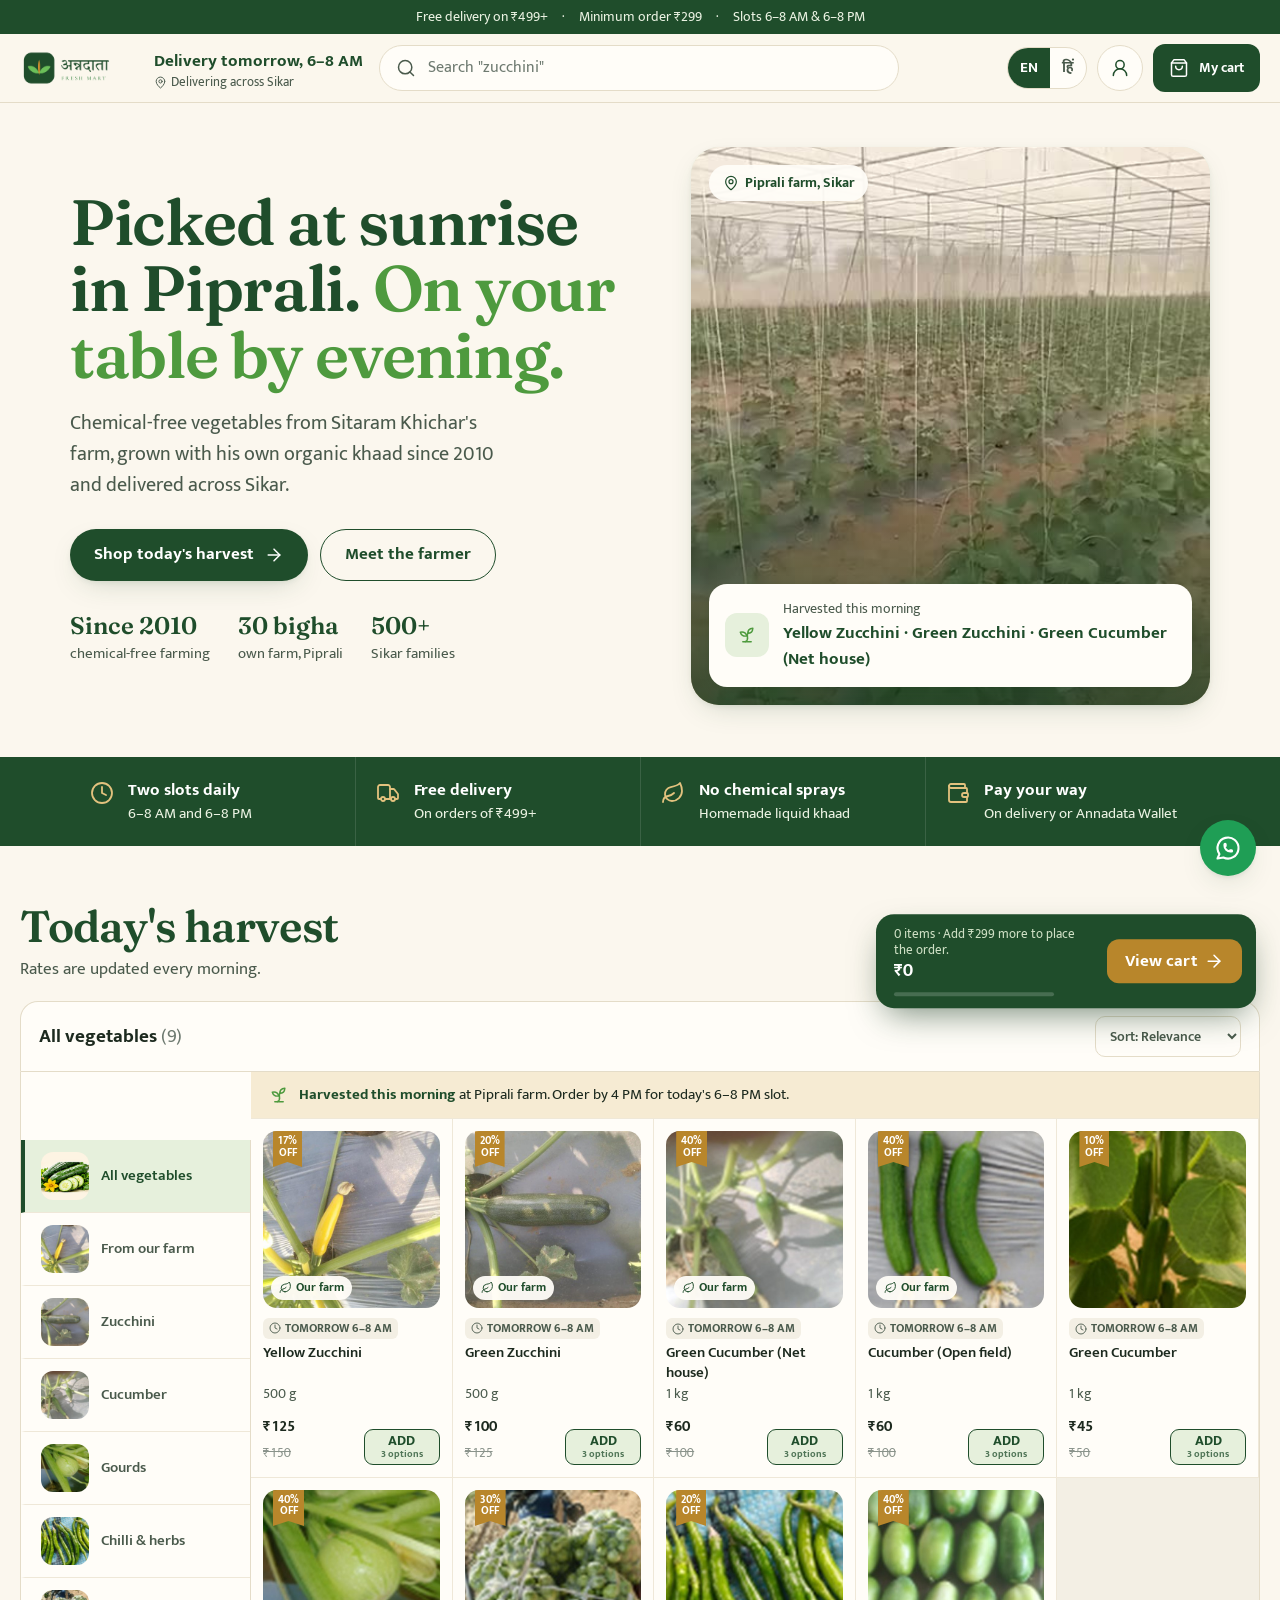
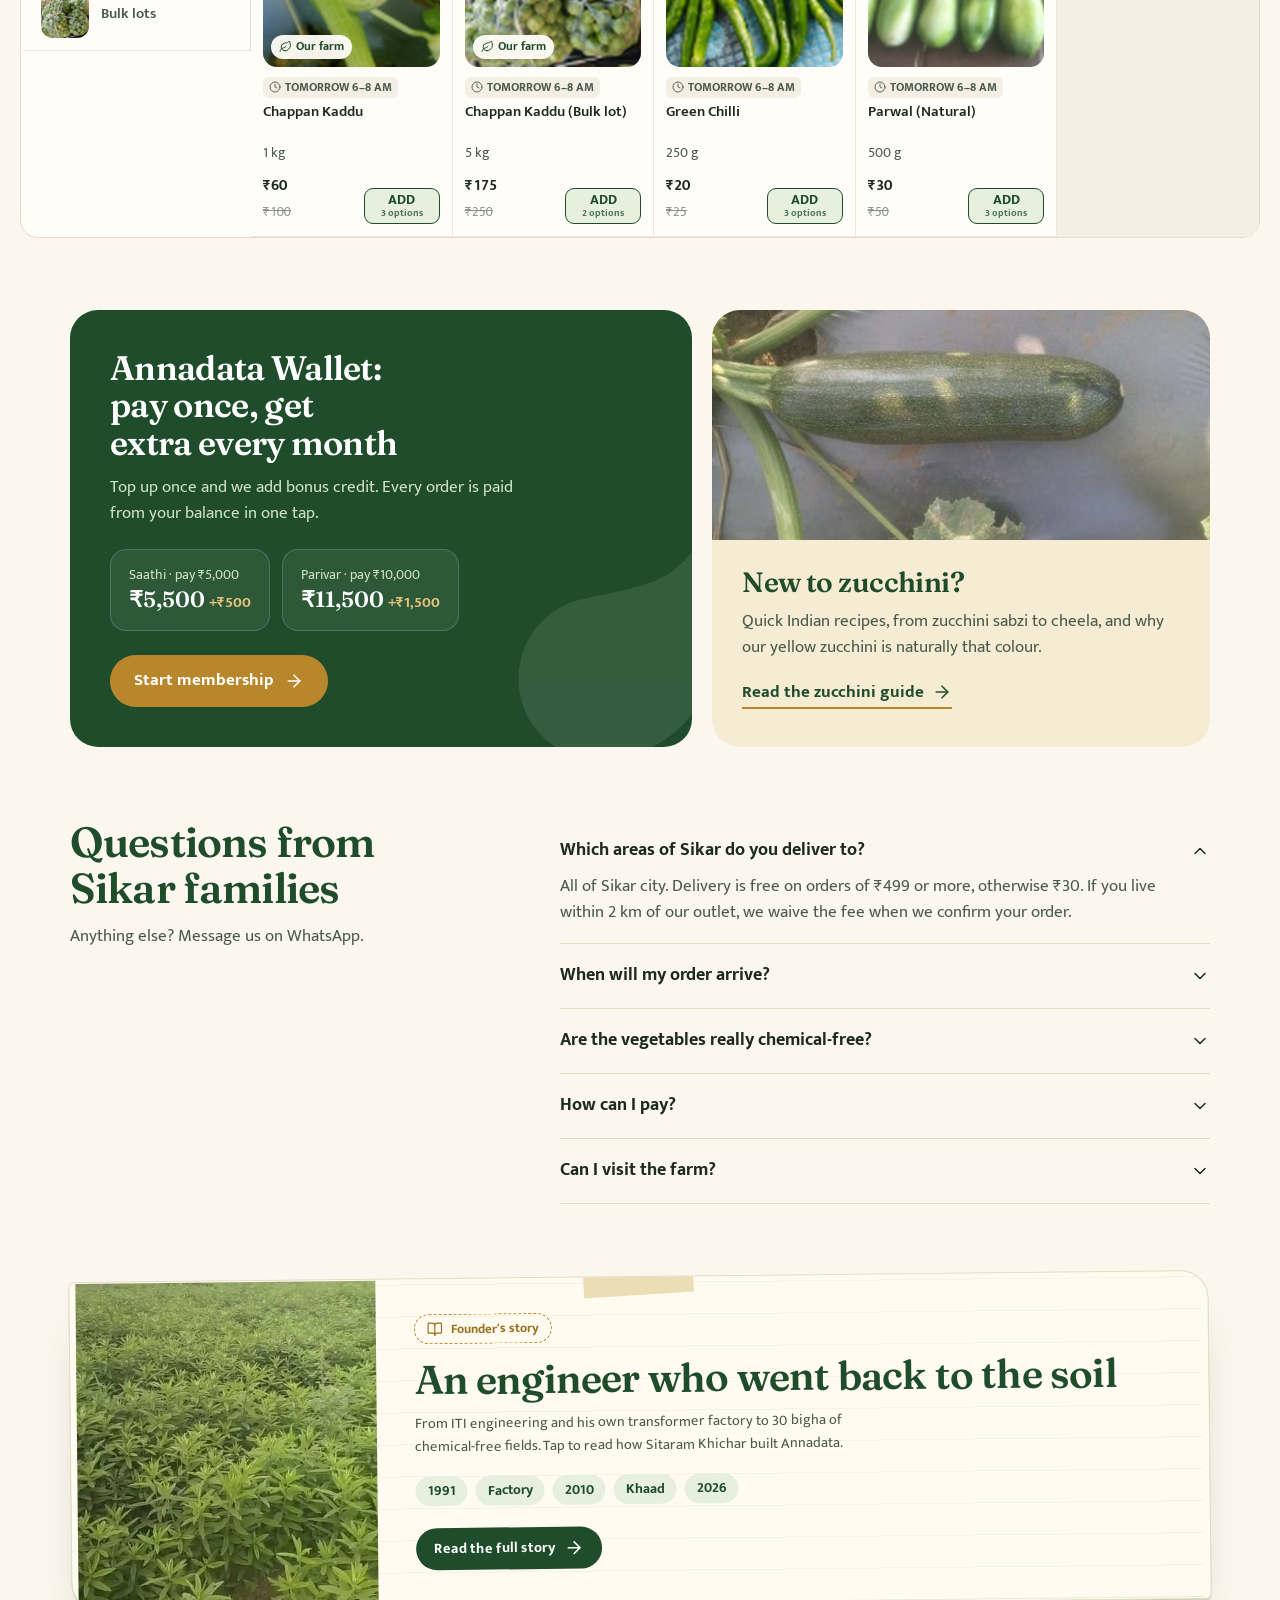
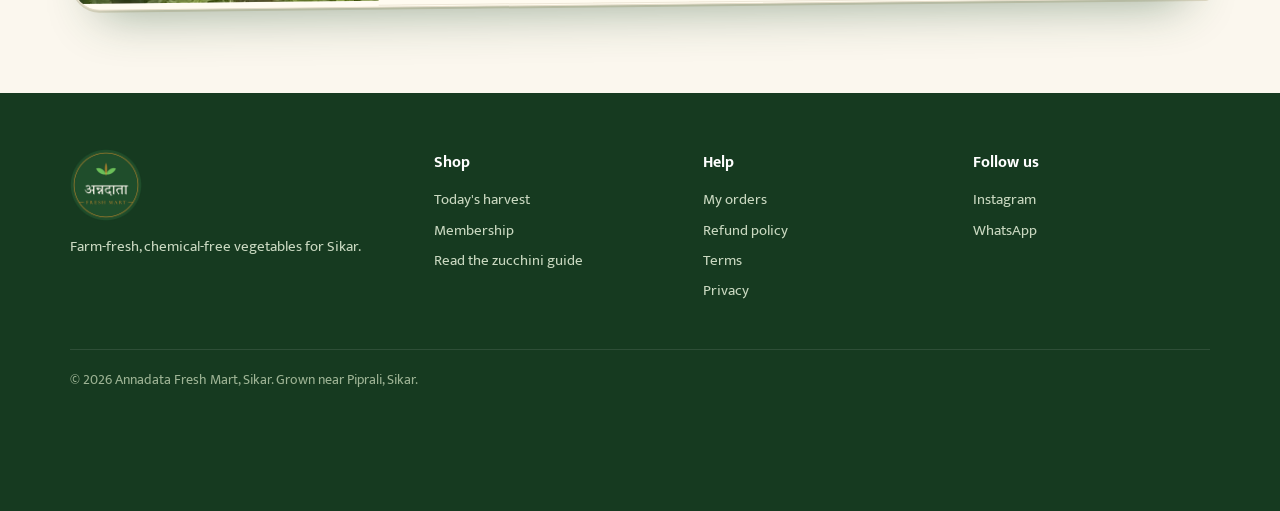
<file: index.html>
<!doctype html>
<html lang="en">
<head>
<meta charset="utf-8">
<meta name="viewport" content="width=device-width,initial-scale=1,viewport-fit=cover">
<title>Annadata Fresh Mart — Farm-fresh vegetables delivered in Sikar</title>
<meta name="description" content="Chemical-free vegetables from Sitaram Khichar's farm near Piprali, Sikar. Harvested in the morning, delivered to your home in the 6–8 AM or 6–8 PM slot.">
<meta property="og:title" content="Annadata Fresh Mart, Sikar">
<meta property="og:description" content="Farm-fresh, chemical-free vegetables delivered across Sikar.">
<meta property="og:image" content="assets/logo-badge.png">
<link rel="icon" href="assets/icon-192.png">
<link rel="manifest" href="manifest.webmanifest">
<meta name="theme-color" content="#1F4D2B">
<link rel="apple-touch-icon" href="assets/apple-touch-icon.png">
<meta name="apple-mobile-web-app-capable" content="yes">
<meta name="apple-mobile-web-app-title" content="Annadata">
<link rel="preload" href="assets/fonts/mukta-latin-400-normal.woff2" as="font" type="font/woff2" crossorigin>
<link rel="preload" href="assets/fonts/fraunces-latin-600-normal.woff2" as="font" type="font/woff2" crossorigin>
<link rel="stylesheet" href="style.css?v=2">
</head>
<body>
<svg width="0" height="0" style="position:absolute" aria-hidden="true">
  <symbol id="truck" viewBox="0 0 24 24"><path d="M14 18V6a2 2 0 0 0-2-2H4a2 2 0 0 0-2 2v11a1 1 0 0 0 1 1h2"/><path d="M15 18H9"/><path d="M19 18h2a1 1 0 0 0 1-1v-3.65a1 1 0 0 0-.22-.62l-3.48-4.35A1 1 0 0 0 17.52 8H14"/><circle cx="17" cy="18" r="2"/><circle cx="7" cy="18" r="2"/></symbol>
  <symbol id="clock" viewBox="0 0 24 24"><circle cx="12" cy="12" r="10"/><path d="M12 6v6l4 2"/></symbol>
  <symbol id="leaf" viewBox="0 0 24 24"><path d="M11 20A7 7 0 0 1 9.8 6.1C15.5 5 17 4.48 19 2c1 2 2 4.18 2 8 0 5.5-4.78 10-10 10Z"/><path d="M2 21c0-3 1.85-5.36 5.08-6C9.5 14.52 12 13 13 12"/></symbol>
  <symbol id="search" viewBox="0 0 24 24"><circle cx="11" cy="11" r="8"/><path d="m21 21-4.3-4.3"/></symbol>
  <symbol id="user" viewBox="0 0 24 24"><circle cx="12" cy="8" r="5"/><path d="M20 21a8 8 0 0 0-16 0"/></symbol>
  <symbol id="bag" viewBox="0 0 24 24"><path d="M6 2 3 6v14a2 2 0 0 0 2 2h14a2 2 0 0 0 2-2V6l-3-4Z"/><path d="M3 6h18"/><path d="M16 10a4 4 0 0 1-8 0"/></symbol>
  <symbol id="pin" viewBox="0 0 24 24"><path d="M20 10c0 4.99-5.54 10.19-7.4 11.8a1 1 0 0 1-1.2 0C9.54 20.19 4 14.99 4 10a8 8 0 0 1 16 0"/><circle cx="12" cy="10" r="3"/></symbol>
  <symbol id="arrow" viewBox="0 0 24 24"><path d="M5 12h14"/><path d="m12 5 7 7-7 7"/></symbol>
  <symbol id="back" viewBox="0 0 24 24"><path d="m15 18-6-6 6-6"/></symbol>
  <symbol id="wallet" viewBox="0 0 24 24"><path d="M19 7V4a1 1 0 0 0-1-1H5a2 2 0 0 0 0 4h15a1 1 0 0 1 1 1v4h-3a2 2 0 0 0 0 4h3a1 1 0 0 0 1-1v-2a1 1 0 0 0-1-1"/><path d="M3 5v14a2 2 0 0 0 2 2h15a1 1 0 0 0 1-1v-4"/></symbol>
  <symbol id="sprout" viewBox="0 0 24 24"><path d="M7 20h10"/><path d="M10 20c5.5-2.5.8-6.4 3-10"/><path d="M9.5 9.4c1.1.8 1.8 2.2 2.3 3.7-2 .4-3.5.4-4.8-.3-1.2-.6-2.3-1.9-3-4.2 2.8-.5 4.4 0 5.5.8z"/><path d="M14.1 6a7 7 0 0 0-1.1 4c1.9-.1 3.3-.6 4.3-1.4 1-1 1.6-2.3 1.7-4.6-2.7.1-4 1-4.9 2z"/></symbol>
  <symbol id="wa" viewBox="0 0 24 24"><path d="M3 21l1.65-3.8a9 9 0 1 1 3.4 2.9L3 21"/><path d="M9 10a.5.5 0 0 0 1 0V9a.5.5 0 0 0-1 0v1a5 5 0 0 0 5 5h1a.5.5 0 0 0 0-1h-1a.5.5 0 0 0 0 1"/></symbol>
  <symbol id="chev" viewBox="0 0 24 24"><path d="m6 9 6 6 6-6"/></symbol>
  <symbol id="x" viewBox="0 0 24 24"><path d="M18 6 6 18"/><path d="m6 6 12 12"/></symbol>
  <symbol id="check" viewBox="0 0 24 24"><path d="M20 6 9 17l-5-5"/></symbol>
  <symbol id="gift" viewBox="0 0 24 24"><rect x="3" y="8" width="18" height="4" rx="1"/><path d="M12 8v13"/><path d="M19 12v7a2 2 0 0 1-2 2H7a2 2 0 0 1-2-2v-7"/><path d="M7.5 8a2.5 2.5 0 0 1 0-5A4.8 8 0 0 1 12 8a4.8 8 0 0 1 4.5-5 2.5 2.5 0 0 1 0 5"/></symbol>
  <symbol id="download" viewBox="0 0 24 24"><path d="M12 15V3"/><path d="M21 15v4a2 2 0 0 1-2 2H5a2 2 0 0 1-2-2v-4"/><path d="m7 10 5 5 5-5"/></symbol>
  <symbol id="book" viewBox="0 0 24 24"><path d="M12 7v14"/><path d="M3 18a1 1 0 0 1-1-1V4a1 1 0 0 1 1-1h5a4 4 0 0 1 4 4 4 4 0 0 1 4-4h5a1 1 0 0 1 1 1v13a1 1 0 0 1-1 1h-6a3 3 0 0 0-3 3 3 3 0 0 0-3-3z"/></symbol>
  <symbol id="mail" viewBox="0 0 24 24"><rect x="2" y="4" width="20" height="16" rx="2"/><path d="m22 7-8.97 5.7a1.94 1.94 0 0 1-2.06 0L2 7"/></symbol>
</svg>

<div class="top"><div class="wrap"><span data-t="topFree"></span><span class="hide-m">·</span><span class="hide-m" data-t="topMin"></span><span>·</span><span data-t="topSlots"></span></div></div>

<header class="hdr"><div class="wrap">
  <a class="logo" href="#top" aria-label="Annadata Fresh Mart home"><img src="assets/logo-h.png" alt="Annadata Fresh Mart" width="118" height="42"></a>
  <div class="del"><b id="nextSlot">&nbsp;</b><small><svg class="i" style="width:13px;height:13px"><use href="#pin"/></svg><span data-t="city"></span></small></div>
  <label class="search"><svg class="i"><use href="#search"/></svg><span class="sr" data-t="searchLabel"></span><input type="search" class="q-in" data-ph="searchPh" autocomplete="off"></label>
  <div class="hd-r">
    <button class="install" id="installBtn" type="button"><svg class="i" style="width:16px;height:16px"><use href="#download"/></svg><span data-t="install"></span></button>
    <div class="lang" role="group" aria-label="Language"><button type="button" data-lang="en" aria-pressed="true">EN</button><button type="button" data-lang="hi" aria-pressed="false">हिं</button></div>
    <button class="ic" type="button" id="accBtn" aria-label="My account"><svg class="i"><use href="#user"/></svg><span class="dot" id="accDot" hidden></span></button>
    <button class="cartbtn" type="button" data-open-cart><svg class="i"><use href="#bag"/></svg><span id="cartBtnTxt"></span></button>
  </div>
</div>
<div class="msearch"><label class="search"><svg class="i"><use href="#search"/></svg><span class="sr" data-t="searchLabel"></span><input type="search" class="q-in" data-ph="searchPh" autocomplete="off"></label></div>
</header>

<main id="top">
<section class="hero"><div class="wrap">
  <div>
    <h1 data-t-html="heroTitle"></h1>
    <p class="lead" data-t="heroLead"></p>
    <div class="cta">
      <a class="btn btn-p" href="#shop"><span data-t="heroShop"></span><svg class="i"><use href="#arrow"/></svg></a>
      <button class="btn btn-o" type="button" data-open-story data-t="heroFarmer"></button>
    </div>
    <div class="facts">
      <div><b data-t="f1b"></b><span data-t="f1"></span></div>
      <div><b data-t="f2b"></b><span data-t="f2"></span></div>
      <div><b data-t="f3b"></b><span data-t="f3"></span></div>
    </div>
  </div>
  <div class="photo">
    <img src="assets/clip-polyhouse.jpg" alt="Cucumber net house at the Annadata farm near Piprali" width="480" height="858" fetchpriority="high">
    <span class="pin"><svg class="i" style="width:16px;height:16px"><use href="#pin"/></svg><span data-t="farmPin"></span></span>
    <div class="harvest"><span class="hd"><svg class="i"><use href="#sprout"/></svg></span><div><small data-t="harvestSmall"></small><strong id="harvestList"></strong></div></div>
  </div>
</div></section>

<section class="band" aria-label="Delivery promise"><div class="wrap">
  <div class="b"><svg class="i"><use href="#clock"/></svg><span><b data-t="b1b"></b><span data-t="b1"></span></span></div>
  <div class="b"><svg class="i"><use href="#truck"/></svg><span><b data-t="b2b"></b><span data-t="b2"></span></span></div>
  <div class="b"><svg class="i"><use href="#leaf"/></svg><span><b data-t="b3b"></b><span data-t="b3"></span></span></div>
  <div class="b"><svg class="i"><use href="#wallet"/></svg><span><b data-t="b4b"></b><span data-t="b4"></span></span></div>
</div></section>

<section class="shop" id="shop"><div class="shopw">
  <div class="sh-head"><div><h2 data-t="shopTitle"></h2><p data-t="shopSub"></p></div></div>
  <div class="bc"><h3><span id="catTitle" style="color:var(--ink);font-weight:700"></span> <span id="catCount"></span></h3>
    <select class="sortsel" id="sortSel" aria-label="Sort"><option value="rel" data-t="sortRel"></option><option value="low" data-t="sortLow"></option><option value="high" data-t="sortHigh"></option><option value="off" data-t="sortOff"></option></select></div>
  <div class="layout">
    <nav class="side" id="cats" aria-label="Categories"></nav>
    <div class="pgrid" id="grid" aria-live="polite"></div>
  </div>
</div></section>

<section class="duo"><div class="wrap">
  <div class="mem" id="membership">
    <svg class="leafbg" viewBox="0 0 24 24" fill="#fff" aria-hidden="true"><path d="M11 20A7 7 0 0 1 9.8 6.1C15.5 5 17 4.48 19 2c1 2 2 4.18 2 8 0 5.5-4.78 10-10 10Z"/></svg>
    <h2 data-t="memTitle"></h2>
    <p data-t="memText"></p>
    <div class="plans">
      <div class="plan"><small data-t="p1s"></small><b class="num">₹5,500</b> <em>+₹500</em></div>
      <div class="plan"><small data-t="p2s"></small><b class="num">₹11,500</b> <em>+₹1,500</em></div>
    </div>
    <button class="btn btn-g" type="button" data-open-member><span data-t="memBtn"></span><svg class="i"><use href="#arrow"/></svg></button>
  </div>
  <div class="guide">
    <img src="assets/zucchini-green.jpg" alt="" loading="lazy" width="480" height="480">
    <div><h2 data-t="gTitle"></h2><p data-t="gText"></p><a class="lnk" href="zucchini.html"><span data-t="gLink"></span><svg class="i"><use href="#arrow"/></svg></a></div>
  </div>
</div></section>

<section class="faq"><div class="wrap">
  <div><h2 data-t="faqTitle"></h2><p class="lead" data-t="faqSub"></p></div>
  <div id="faqList"></div>
</div></section>

<section class="founder"><div class="wrap">
  <button class="pamph" type="button" data-open-story aria-label="Read the story of Sitaram Khichar">
    <span class="tape" aria-hidden="true"></span>
    <span class="ph"><img src="assets/clip-field.jpg" alt="" loading="lazy" width="480" height="860"></span>
    <span class="tx">
      <span class="stamp"><svg class="i" style="width:16px;height:16px"><use href="#book"/></svg><span data-t="pStamp"></span></span>
      <h2 data-t="pTitle"></h2>
      <p data-t="pText"></p>
      <span class="yrs"><span>1991</span><span data-t="pY2"></span><span>2010</span><span data-t="pY4"></span><span>2026</span></span>
      <span class="tap"><span data-t="pTap"></span><svg class="i"><use href="#arrow"/></svg></span>
    </span>
  </button>
</div></section>
</main>

<footer><div class="wrap">
  <div class="fb"><img src="assets/logo-badge.png" alt="Annadata Fresh Mart" loading="lazy" width="72" height="72"><p data-t="footTag"></p></div>
  <div><h4 data-t="fShop"></h4><ul><li><a href="#shop" data-t="fHarvest"></a></li><li><a href="#" data-open-member data-t="fMember"></a></li><li><a href="zucchini.html" data-t="gLink"></a></li></ul></div>
  <div><h4 data-t="fHelp"></h4><ul><li><a href="#" data-open-orders data-t="fOrders"></a></li><li><a href="refund.html" data-t="fRefund"></a></li><li><a href="terms.html" data-t="fTerms"></a></li><li><a href="privacy.html" data-t="fPrivacy"></a></li></ul></div>
  <div><h4 data-t="fFollow"></h4><ul id="socialList"></ul></div>
  <p class="copy">© 2026 Annadata Fresh Mart, Sikar. <span data-t="fCopy"></span></p>
</div></footer>

<a class="wa" id="waFab" href="#" target="_blank" rel="noopener" aria-label="WhatsApp us"><svg class="i" style="width:28px;height:28px"><use href="#wa"/></svg></a>
<div class="mbar" id="mbar"><div style="min-width:0"><small id="mbarSmall"></small><b class="num" id="mbarTotal"></b><div class="prog"><i id="mbarProg"></i></div></div><button class="go" type="button" data-open-cart><span data-t="viewCart"></span><svg class="i"><use href="#arrow"/></svg></button></div>

<div class="ov" id="ov"></div>

<aside class="drawer" id="cartDrawer" aria-hidden="true" aria-labelledby="cartTitle" role="dialog">
  <div class="dh"><button class="x" type="button" id="cartBack" hidden aria-label="Back"><svg class="i"><use href="#back"/></svg></button><h3 id="cartTitle"></h3><button class="x" type="button" data-close aria-label="Close"><svg class="i"><use href="#x"/></svg></button></div>
  <div class="db" id="cartBody"></div>
  <div class="df" id="cartFoot"></div>
</aside>

<aside class="drawer" id="accDrawer" aria-hidden="true" aria-labelledby="accTitle" role="dialog">
  <div class="dh"><h3 id="accTitle" data-t="myAccount"></h3><button class="x" type="button" data-close aria-label="Close"><svg class="i"><use href="#x"/></svg></button></div>
  <div class="db" id="accBody"></div>
</aside>

<div class="sheet" id="optSheet" role="dialog" aria-modal="true" aria-labelledby="optTitle"><button class="x" type="button" data-close aria-label="Close"><svg class="i"><use href="#x"/></svg></button><h4 id="optTitle"></h4><p class="sub" id="optSub"></p><div id="optList"></div></div>

<div class="modal" id="loginModal" role="dialog" aria-modal="true" aria-labelledby="loginTitle"><div class="card">
  <button class="x" type="button" data-close aria-label="Close"><svg class="i"><use href="#x"/></svg></button>
  <div id="loginBody"></div>
</div></div>

<section class="story" id="story" aria-hidden="true" role="dialog" aria-label="Story of Sitaram Khichar">
  <div class="story-top"><img src="assets/logo-h.png" alt="Annadata Fresh Mart"><button class="x" type="button" data-close-story aria-label="Close story"><svg class="i"><use href="#x"/></svg></button></div>
  <div class="story-hero">
    <video id="storyVid" muted loop playsinline preload="none" poster="assets/clip-field.jpg"><source src="assets/clip-field.mp4" type="video/mp4"></video>
    <div class="cap"><h2 data-t="sTitle"></h2><p data-t="sLead"></p></div>
  </div>
  <div class="story-body">
    <p data-t="sIntro"></p>
    <ol class="tl" id="timeline"></ol>
    <div class="story-gal"><img src="assets/clip-polyhouse.jpg" alt="Net house with cucumber vines" loading="lazy"><img src="assets/clip-seedlings.jpg" alt="Seedlings at the farm" loading="lazy"></div>
    <div class="cta"><button class="btn btn-p" type="button" data-close-story data-goto-shop><span data-t="sShop"></span><svg class="i"><use href="#arrow"/></svg></button><a class="btn btn-o" id="mapLink" href="#" target="_blank" rel="noopener" data-t="sMap"></a></div>
  </div>
</section>

<div class="toast" id="toast" role="status" aria-live="polite"></div>

<script src="assets/supabase.js"></script>
<script src="config.js?v=2"></script>
<script src="app.js?v=2"></script>
<script>if("serviceWorker" in navigator){addEventListener("load",()=>navigator.serviceWorker.register("sw.js").catch(()=>{}))}</script>
</body>
</html>
</file>
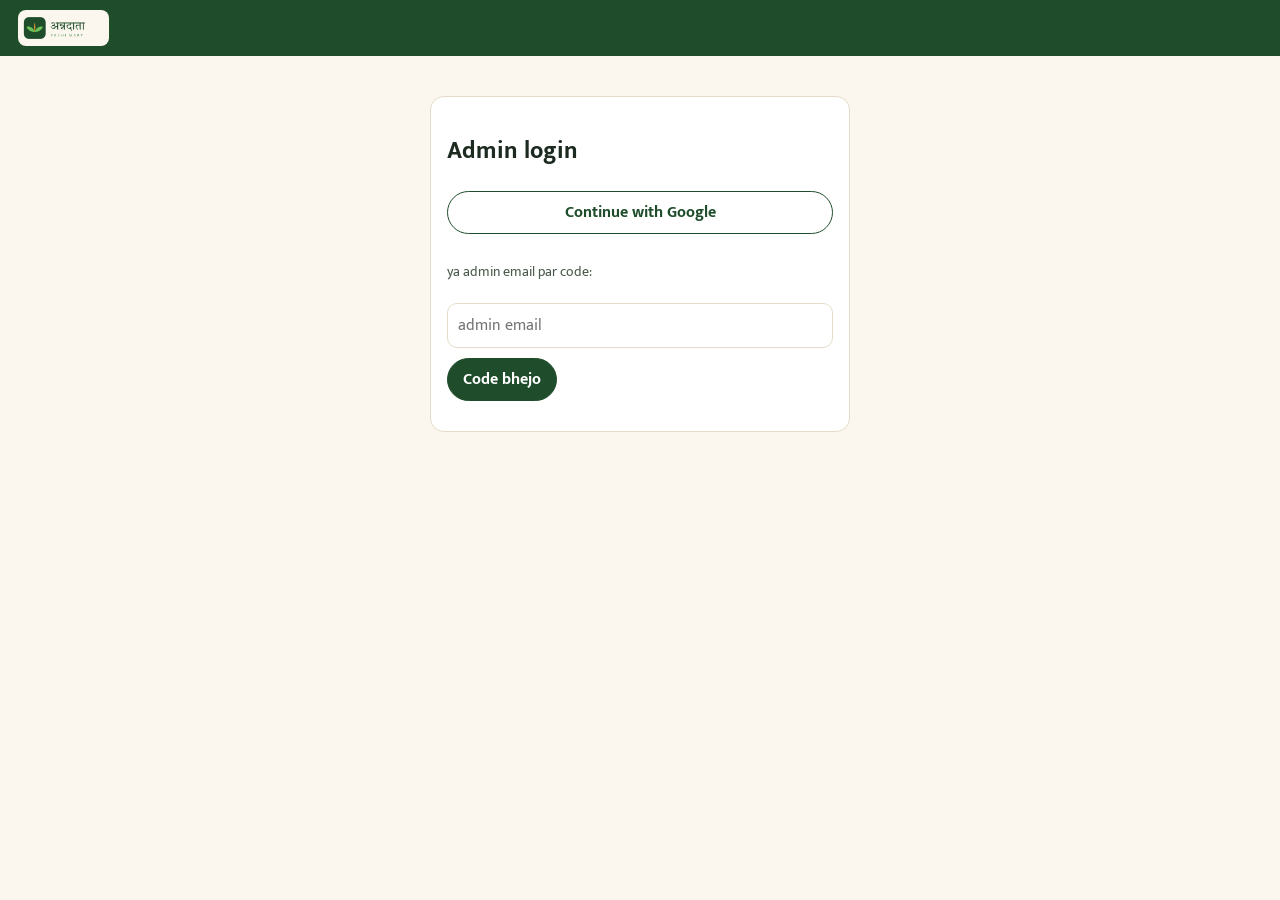
<file: admin.html>
<!doctype html>
<html lang="hi">
<head>
<meta charset="utf-8">
<meta name="viewport" content="width=device-width, initial-scale=1">
<meta name="robots" content="noindex">
<title>Admin — Annadata Fresh Mart</title>
<link rel="icon" href="assets/icon-192.png">
<style>
@font-face{font-family:Mukta;font-weight:400;src:url(assets/fonts/mukta-latin-400-normal.woff2)}
@font-face{font-family:Mukta;font-weight:700;src:url(assets/fonts/mukta-latin-700-normal.woff2)}
@font-face{font-family:Mukta;font-weight:400;src:url(assets/fonts/mukta-devanagari-400-normal.woff2);unicode-range:U+0900-097F}
@font-face{font-family:Mukta;font-weight:700;src:url(assets/fonts/mukta-devanagari-700-normal.woff2);unicode-range:U+0900-097F}
:root{--deep:#1F4D2B;--leaf:#4E9A3E;--soft:#E6F0DC;--gold:#B8862B;--cream:#FBF7EE;--line:#E4DCC8;--muted:#4A5A4C;--red:#B23A2A}
*{box-sizing:border-box}body{margin:0;background:var(--cream);font-family:Mukta,system-ui,sans-serif;color:#1D2A1F;font-size:16px}
header{background:var(--deep);color:#fff;padding:10px 18px;display:flex;justify-content:space-between;align-items:center;gap:10px;flex-wrap:wrap;position:sticky;top:0;z-index:5}
header img{height:36px;background:var(--cream);border-radius:8px;padding:3px}
header small{opacity:.85}
main{width:min(100% - 24px,1100px);margin:16px auto 60px}
.tabs{display:flex;gap:8px;flex-wrap:wrap;margin-bottom:14px}
button,.btn{font:inherit;cursor:pointer}
.tabs button,.btn{border:1.5px solid var(--deep);background:#fff;color:var(--deep);border-radius:999px;padding:7px 15px;font-weight:700;text-decoration:none;display:inline-block}
.tabs button[aria-selected=true],.btn.p{background:var(--deep);color:#fff}
.btn.g{background:var(--gold);border-color:var(--gold);color:#fff}.btn.r{border-color:var(--red);color:var(--red)}.btn.s{padding:4px 11px;font-size:14px}
.card{background:#fff;border:1px solid var(--line);border-radius:14px;padding:14px 16px;margin-bottom:10px}
.row{display:flex;justify-content:space-between;gap:10px;flex-wrap:wrap;align-items:center}
.sub{color:var(--muted);font-size:14px}.b{font-weight:700}
.badge{font-size:13px;font-weight:700;padding:2px 10px;border-radius:999px;background:var(--soft);color:var(--deep);white-space:nowrap}
.badge.w{background:#F6EBD3;color:#8A5A12}.badge.n{background:#FBE9DF;color:#8A3A16}
input,select,textarea{font:inherit;padding:8px 10px;border:1.5px solid var(--line);border-radius:10px;background:#fff;max-width:100%}
.err{color:var(--red);font-weight:600}
.login{max-width:420px;margin:40px auto}
.login input{width:100%;margin:6px 0 10px}
.stats{display:grid;grid-template-columns:repeat(auto-fit,minmax(150px,1fr));gap:10px;margin-bottom:14px}
.stat{background:#fff;border:1px solid var(--line);border-radius:12px;padding:12px}.stat b{font-size:24px;color:var(--deep);display:block}
.items{margin:6px 0;padding-left:18px;font-size:15px}
.opts{display:grid;grid-template-columns:90px 90px 90px auto;gap:6px;align-items:center;font-size:14px;margin-top:8px}
.opts input{width:90px;padding:6px 8px}
.filters{display:flex;gap:8px;flex-wrap:wrap;margin-bottom:12px}
a{color:var(--deep)}
</style>
</head>
<body>
<header><img src="assets/logo-h.png" alt="Annadata Fresh Mart"><span id="who"></span></header>
<main id="app"><p>Loading…</p></main>
<script src="assets/supabase.js"></script>
<script src="config.js"></script>
<script>
const sb = supabase.createClient(CONFIG.supabaseUrl, CONFIG.supabaseKey, { auth: { persistSession: true, autoRefreshToken: true, detectSessionInUrl: true, flowType: "pkce", storageKey: "af-auth" } });
const $ = s => document.querySelector(s), app = $("#app");
const esc = s => String(s ?? "").replace(/[&<>"']/g, c => ({ "&": "&amp;", "<": "&lt;", ">": "&gt;", '"': "&quot;", "'": "&#39;" }[c]));
const fmt = n => "₹" + Number(n || 0).toLocaleString("en-IN");
const dt = s => new Date(s).toLocaleString("en-IN", { day: "numeric", month: "short", hour: "numeric", minute: "2-digit" });
const ST = { awaiting_payment: "Payment baaki", placed: "Naya order", confirmed: "Confirmed", out_for_delivery: "Raste mein", delivered: "Delivered", cancelled: "Cancelled" };
let tab = "orders", filter = "open", email = "";

async function start() {
  const { data: { session } } = await sb.auth.getSession();
  if (!session) return loginView();
  $("#who").innerHTML = `<small>${esc(session.user.email || "")}</small> <button class="btn s" onclick="logout()">Logout</button>`;
  const { data: isAdmin, error } = await sb.rpc("is_admin");
  if (error || !isAdmin) { app.innerHTML = `<div class="card login"><p class="err">Ye account admin nahi hai.</p><p class="sub">${esc(session.user.email || "")} se login hua hai. Admin email se login karein.</p><button class="btn" onclick="logout()">Dusre email se login</button></div>`; return; }
  render();
}
function loginView(step) {
  app.innerHTML = step === "code"
    ? `<div class="card login"><h2>Code daalein</h2><p class="sub">${esc(email)} par code bheja hai.</p><input id="code" inputmode="numeric" maxlength="8" placeholder="Code"><button class="btn p" onclick="verify()">Login</button> <button class="btn" onclick="loginView()">Wapas</button><p id="msg" class="err"></p></div>`
    : `<div class="card login"><h2>Admin login</h2><button class="btn" style="width:100%;margin-bottom:12px" onclick="google()">Continue with Google</button><p class="sub">ya admin email par code:</p><input id="em" type="email" placeholder="admin email" value="${esc(email)}"><button class="btn p" onclick="send()">Code bhejo</button><p id="msg" class="err"></p></div>`;
}
async function send() { email = $("#em").value.trim().toLowerCase(); const { error } = await sb.auth.signInWithOtp({ email, options: { shouldCreateUser: true, emailRedirectTo: location.href.split("#")[0].split("?")[0] } }); if (error) $("#msg").textContent = "Code nahi gaya: " + error.message; else loginView("code"); }
async function verify() { const { error } = await sb.auth.verifyOtp({ email, token: $("#code").value.trim(), type: "email" }); if (error) $("#msg").textContent = "Galat code"; else start(); }
function google() { sb.auth.signInWithOAuth({ provider: "google", options: { redirectTo: location.href.split("#")[0].split("?")[0] } }); }
async function logout() { await sb.auth.signOut({ scope: "local" }); location.reload(); }

function render() {
  app.innerHTML = `<div class="tabs" role="tablist">${[["orders", "Orders"], ["members", "Membership"], ["products", "Sabzi & rate"]].map(([k, l]) => `<button role="tab" aria-selected="${tab === k}" onclick="tab='${k}';render()">${l}</button>`).join("")}</div><div id="body"><p>Loading…</p></div>`;
  ({ orders, members, products })[tab]();
}
async function names(ids) { const { data } = await sb.from("profiles").select("id,full_name,phone,email").in("id", [...new Set(ids)]); return Object.fromEntries((data || []).map(p => [p.id, p])); }

async function orders() {
  let q = sb.from("orders").select("*").order("created_at", { ascending: false }).limit(200);
  if (filter === "open") q = q.in("status", ["awaiting_payment", "placed", "confirmed", "out_for_delivery"]);
  const { data, error } = await q; if (error) return $("#body").innerHTML = `<p class="err">${esc(error.message)}</p>`;
  const today = new Date().toDateString(), tdy = data.filter(o => new Date(o.created_at).toDateString() === today && o.status !== "cancelled");
  const status = s => `<select onchange="setStatus(${s.id},this.value)">${Object.entries(ST).map(([k, l]) => `<option value="${k}" ${k === s.status ? "selected" : ""}>${l}</option>`).join("")}</select>`;
  $("#body").innerHTML = `<div class="stats"><div class="stat"><b>${tdy.length}</b>Aaj ke orders</div><div class="stat"><b>${fmt(tdy.reduce((a, o) => a + o.total, 0))}</b>Aaj ki bikri</div><div class="stat"><b>${data.filter(o => o.status === "placed" || o.status === "awaiting_payment").length}</b>Naye / payment baaki</div></div>
  <div class="filters"><button class="btn s ${filter === "open" ? "p" : ""}" onclick="filter='open';orders()">Chalu orders</button><button class="btn s ${filter === "all" ? "p" : ""}" onclick="filter='all';orders()">Sab orders</button><button class="btn s" onclick="orders()">Refresh</button></div>` +
  (data.length ? data.map(o => `<div class="card"><div class="row"><span class="b">#${o.id} · ${fmt(o.total)} · ${esc(o.name)}</span><span class="badge ${o.status === "cancelled" ? "n" : ["placed", "awaiting_payment"].includes(o.status) ? "w" : ""}">${ST[o.status] || o.status}</span></div>
    <ul class="items">${(o.items || []).map(i => `<li>${esc(i.name)} ${i.opt ? "(" + esc(i.opt) + ")" : ""} × ${i.qty} = ${fmt(i.price * i.qty)}</li>`).join("")}${o.has_kit ? "<li>🎁 Zucchini recipe kit (WhatsApp par bhejein)</li>" : ""}</ul>
    <div class="sub">📍 ${esc(o.address)}${o.landmark ? ", " + esc(o.landmark) : ""}<br>🕒 ${esc(o.slot)} · ordered ${dt(o.created_at)}<br>
    📞 <a href="tel:+91${esc(o.phone)}">${esc(o.phone)}</a> · <a target="_blank" rel="noopener" href="https://wa.me/91${esc(o.phone)}?text=${encodeURIComponent("Namaste " + o.name + "! Annadata Fresh Mart: aapka order #" + o.id + " (" + fmt(o.total) + ") confirm hai. Delivery: " + o.slot)}">WhatsApp confirm bhejein</a><br>
    💰 ${o.pay_method === "cod" ? "Delivery par payment" : o.pay_method === "wallet" ? "Wallet se paid" : "UPI"} · Items ${fmt(o.subtotal)} + delivery ${fmt(o.delivery_fee)} · ${o.paid ? "<b style='color:var(--leaf)'>PAID</b>" : "<b>Not paid</b>"}${o.upi_ref ? " · UPI ref: <b>" + esc(o.upi_ref) + "</b>" : ""}</div>
    <div class="row" style="margin-top:8px;justify-content:flex-start">${status(o)}${!o.paid ? ` <button class="btn s g" onclick="markPaid(${o.id})">Paid mark karo</button>` : ""}${o.delivery_fee > 0 && o.status !== "cancelled" ? ` <button class="btn s" onclick="waive(${o.id})">2 km ke andar: fee hatao</button>` : ""}</div></div>`).join("") : `<p class="sub">Koi order nahi.</p>`);
}
async function setStatus(id, s) { if (s === "cancelled" && !confirm("Order cancel karein? Wallet order ho to paisa wapas jayega.")) return orders(); const { error } = await sb.rpc("admin_set_order_status", { p_id: id, p_status: s }); if (error) alert(error.message); orders(); }
async function markPaid(id) { if (!confirm("Payment mil gaya? Paid mark karein?")) return; const { error } = await sb.rpc("admin_mark_paid", { p_id: id }); if (error) alert(error.message); orders(); }
async function waive(id) { if (!confirm("Delivery fee ₹30 hata dein?")) return; const { error } = await sb.rpc("admin_waive_fee", { p_id: id }); if (error) alert(error.message); orders(); }

async function members() {
  const { data, error } = await sb.from("membership_requests").select("*").order("created_at", { ascending: false }).limit(100);
  if (error) return $("#body").innerHTML = `<p class="err">${esc(error.message)}</p>`;
  const ppl = await names(data.map(r => r.user_id));
  $("#body").innerHTML = data.length ? data.map(r => { const p = ppl[r.user_id] || {}; return `<div class="card"><div class="row"><span class="b">${r.plan === "parivar" ? "Parivar" : "Saathi"} · paid ${fmt(r.amount)} → credit ${fmt(r.credit)}</span><span class="badge ${r.status === "pending" ? "w" : r.status === "rejected" ? "n" : ""}">${esc(r.status)}</span></div>
    <div class="sub">${esc(p.full_name || "")} · ${esc(p.email || "")} · ${esc(p.phone || "")}<br>UPI ref: <b>${esc(r.upi_ref)}</b> · ${dt(r.created_at)}</div>
    ${r.status === "pending" ? `<div style="margin-top:8px"><button class="btn s g" onclick="decide(${r.id},true)">Payment mila: approve</button> <button class="btn s r" onclick="decide(${r.id},false)">Reject</button></div>` : ""}</div>`; }).join("") : `<p class="sub">Koi request nahi.</p>`;
}
async function decide(id, ok) { if (!confirm(ok ? "Payment check kar liya? Balance jod dein?" : "Reject karein?")) return; const { error } = await sb.rpc("admin_decide_membership", { p_id: id, p_approve: ok }); if (error) alert(error.message); members(); }

let PR = [];
async function products() {
  const { data, error } = await sb.from("products").select("*").order("sort");
  if (error) return $("#body").innerHTML = `<p class="err">${esc(error.message)}</p>`;
  PR = data;
  $("#body").innerHTML = `<p class="sub">Har subah rate yahan badlo. "Price" = bechne ka rate, "MRP" = kata hua rate. Sabzi khatam ho to "Dikhao" hata do.</p>` + data.map((p, i) => `<div class="card"><div class="row"><span class="b">${esc(p.name_en)} · ${esc(p.name_hi || "")}</span><label><input type="checkbox" id="ac_${i}" ${p.active ? "checked" : ""}> Dikhao</label></div>
    <div class="opts"><b>Size</b><b>Price ₹</b><b>MRP ₹</b><span></span>${(p.options || []).map((o, j) => `<span>${esc(o.en)}</span><input type="number" min="1" id="pr_${i}_${j}" value="${o.price}"><input type="number" min="1" id="mr_${i}_${j}" value="${o.mrp || o.price}"><span>${o.def ? "<span class='badge'>default</span>" : ""}</span>`).join("")}</div>
    <div style="margin-top:10px"><button class="btn s p" onclick="saveP(${i})">Save</button> <span id="ok_${i}" class="sub"></span></div></div>`).join("");
}
async function saveP(i) {
  const p = PR[i]; const opts = p.options.map((o, j) => { const price = Math.max(1, parseInt($(`#pr_${i}_${j}`).value) || o.price); const mrp = Math.max(price, parseInt($(`#mr_${i}_${j}`).value) || price); return { ...o, price, mrp }; });
  const d = opts.find(o => o.def) || opts[0];
  const { error } = await sb.from("products").update({ options: opts, price: d.price, mrp: d.mrp, active: $(`#ac_${i}`).checked }).eq("id", p.id);
  $(`#ok_${i}`).textContent = error ? "Error: " + error.message : "Saved ✓"; if (!error) PR[i].options = opts;
}
sb.auth.onAuthStateChange((e) => { if (e === "SIGNED_IN") setTimeout(start, 0); });
start();
</script>
</body>
</html>
</file>
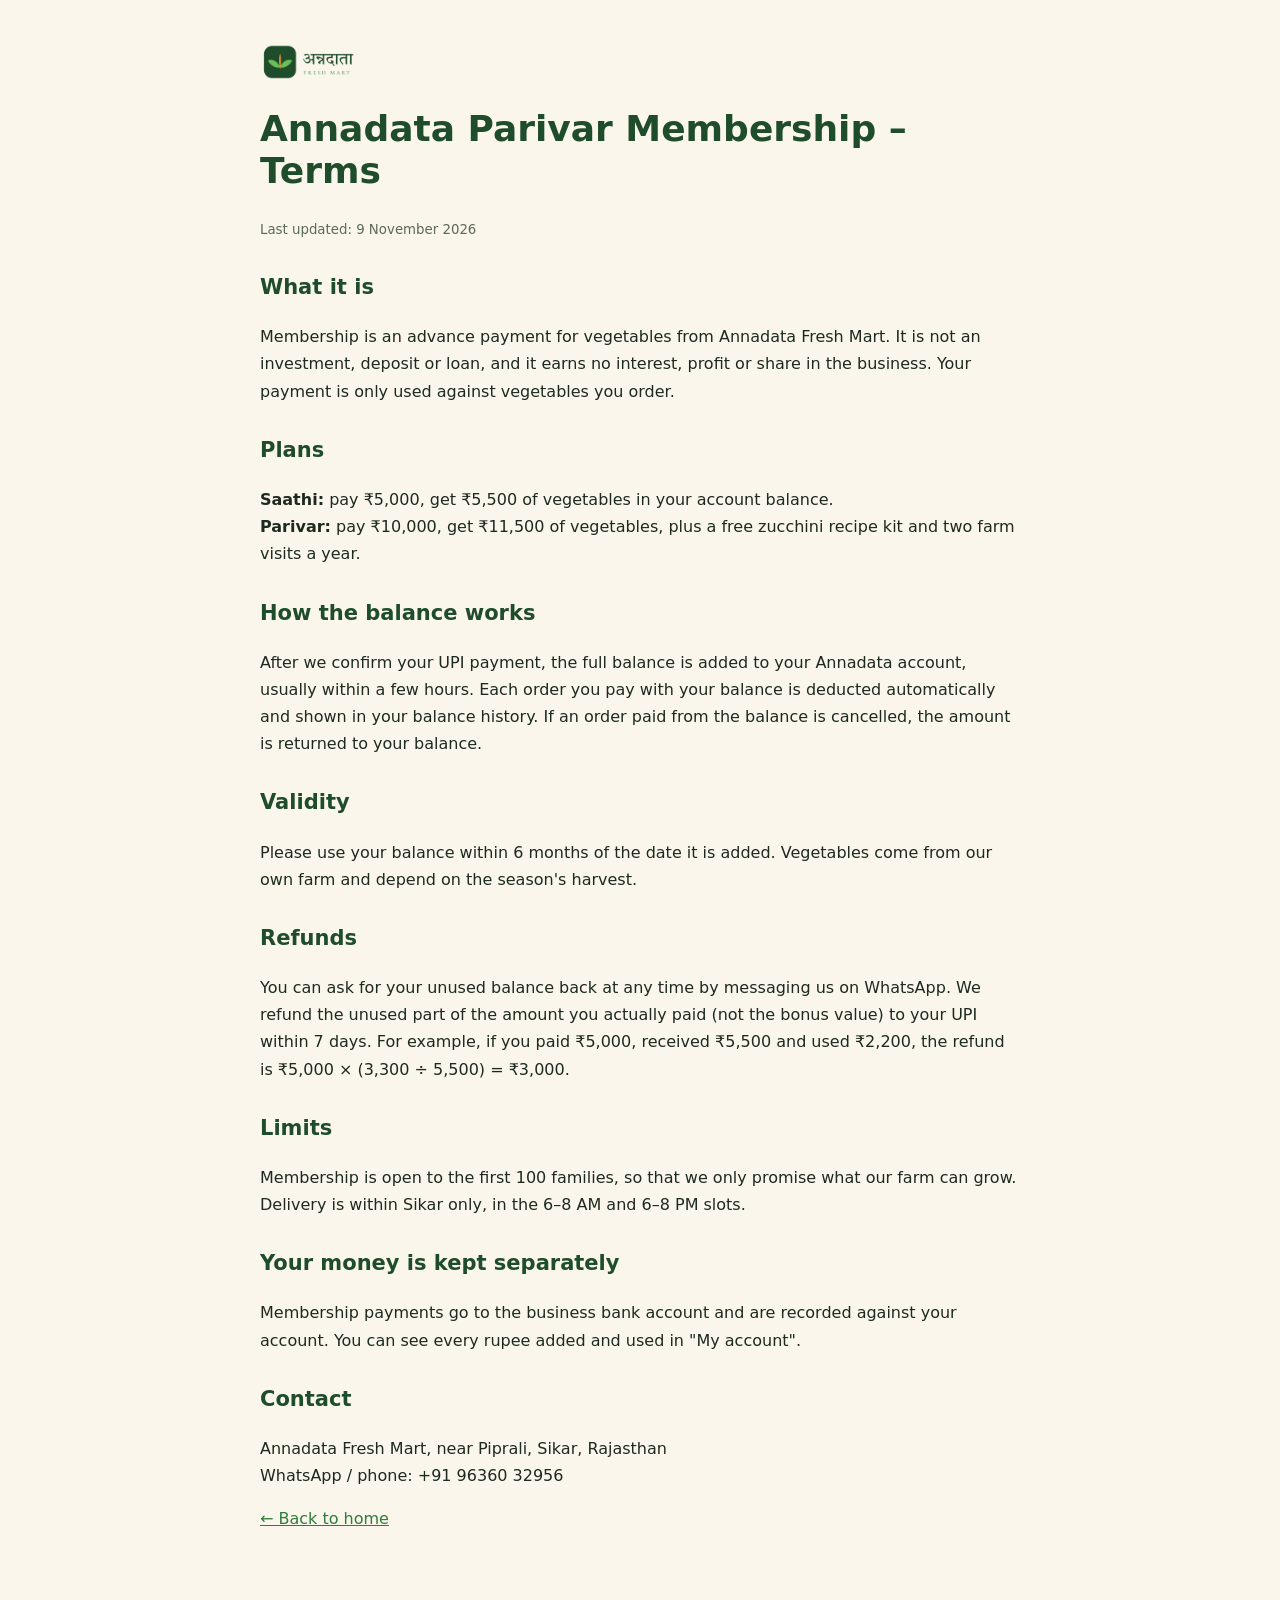
<file: membership.html>
<!doctype html><html lang="en"><head><meta charset="utf-8"><meta name="viewport" content="width=device-width, initial-scale=1"><title>Membership Terms — Annadata Fresh Mart</title><link rel="icon" href="assets/logo-badge.png"><style>body{margin:0;background:#FAF6EC;color:#1E2A1F;font-family:Mukta,system-ui,sans-serif;line-height:1.7}main{width:min(100% - 40px,760px);margin:0 auto;padding:40px 0 70px}h1{color:#1F4D2B;font-size:36px;line-height:1.15}h2{color:#1F4D2B;font-size:21px;margin-top:28px}a{color:#2F7D3A}.top{display:flex;align-items:center;gap:12px;margin-bottom:24px}.top img{height:44px}small{color:#5B6B57}</style></head><body><main><a class="top" href="index.html"><img src="assets/logo-h.png" alt="Annadata Fresh Mart"></a><h1>Annadata Parivar Membership – Terms</h1><small>Last updated: 9 November 2026</small>
<h2>What it is</h2><p>Membership is an advance payment for vegetables from Annadata Fresh Mart. It is not an investment, deposit or loan, and it earns no interest, profit or share in the business. Your payment is only used against vegetables you order.</p>
<h2>Plans</h2><p><b>Saathi:</b> pay ₹5,000, get ₹5,500 of vegetables in your account balance.<br><b>Parivar:</b> pay ₹10,000, get ₹11,500 of vegetables, plus a free zucchini recipe kit and two farm visits a year.</p>
<h2>How the balance works</h2><p>After we confirm your UPI payment, the full balance is added to your Annadata account, usually within a few hours. Each order you pay with your balance is deducted automatically and shown in your balance history. If an order paid from the balance is cancelled, the amount is returned to your balance.</p>
<h2>Validity</h2><p>Please use your balance within 6 months of the date it is added. Vegetables come from our own farm and depend on the season's harvest.</p>
<h2>Refunds</h2><p>You can ask for your unused balance back at any time by messaging us on WhatsApp. We refund the unused part of the amount you actually paid (not the bonus value) to your UPI within 7 days. For example, if you paid ₹5,000, received ₹5,500 and used ₹2,200, the refund is ₹5,000 × (3,300 ÷ 5,500) = ₹3,000.</p>
<h2>Limits</h2><p>Membership is open to the first 100 families, so that we only promise what our farm can grow. Delivery is within Sikar only, in the 6–8 AM and 6–8 PM slots.</p>
<h2>Your money is kept separately</h2><p>Membership payments go to the business bank account and are recorded against your account. You can see every rupee added and used in "My account".</p><h2>Contact</h2><p>Annadata Fresh Mart, near Piprali, Sikar, Rajasthan<br>WhatsApp / phone: +91 96360 32956</p><p><a href="index.html">← Back to home</a></p></main></body></html>
</file>
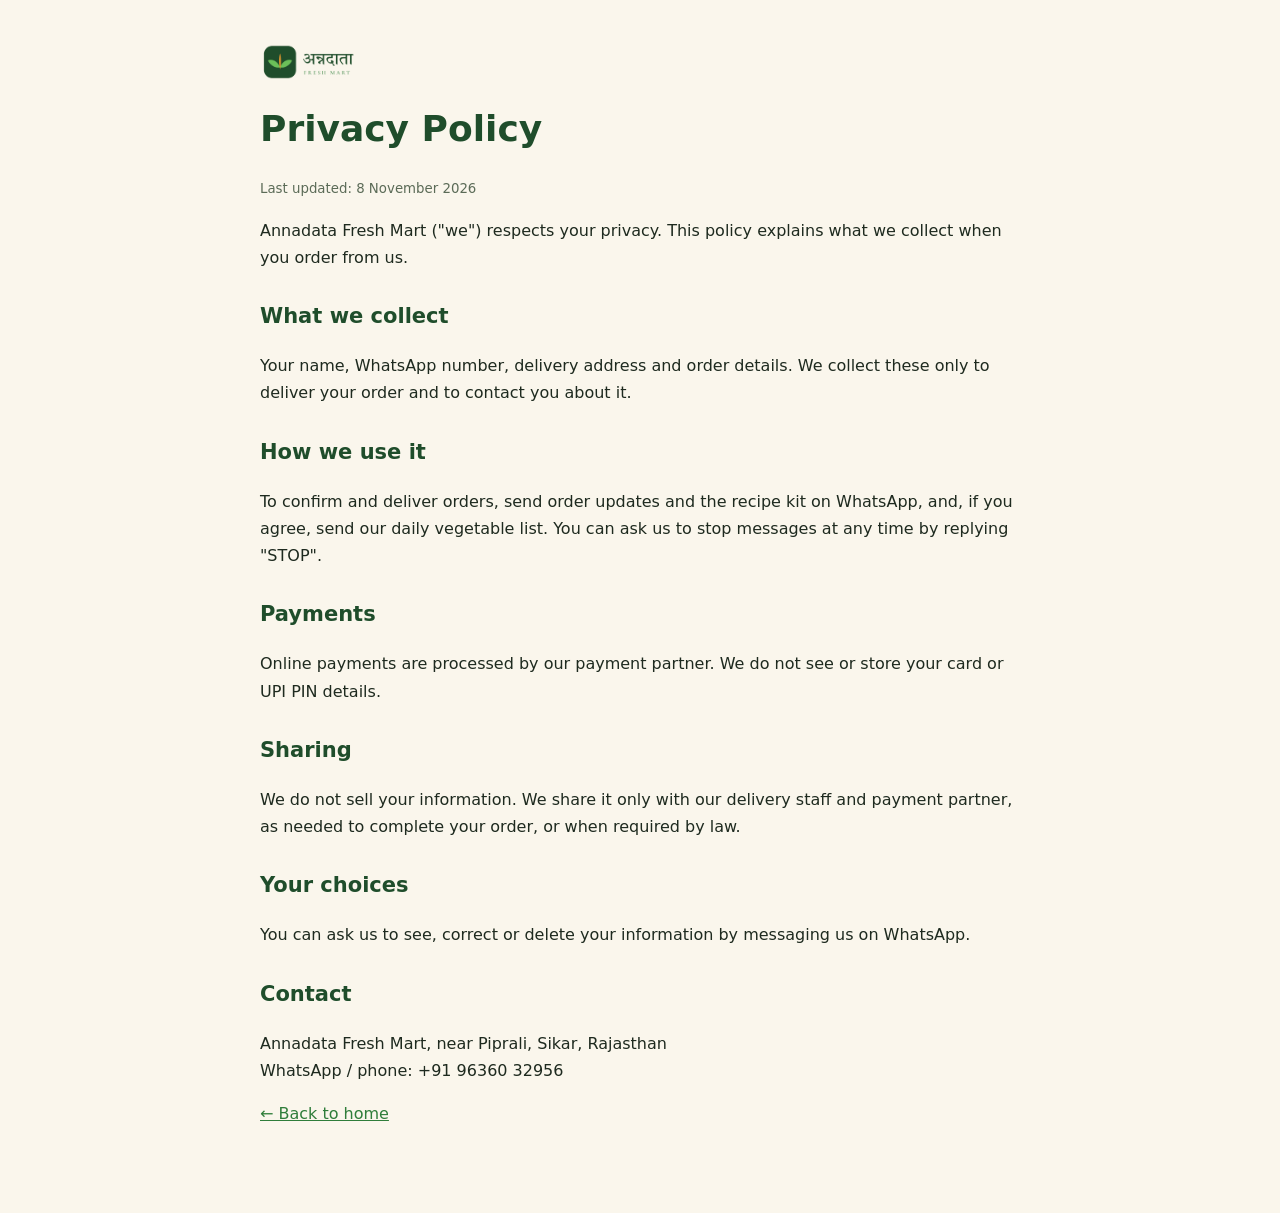
<file: privacy.html>
<!doctype html><html lang="en"><head><meta charset="utf-8"><meta name="viewport" content="width=device-width, initial-scale=1"><title>Privacy Policy — Annadata Fresh Mart</title><link rel="icon" href="assets/logo-badge.png"><style>body{margin:0;background:#FAF6EC;color:#1E2A1F;font-family:Mukta,system-ui,sans-serif;line-height:1.7}main{width:min(100% - 40px,760px);margin:0 auto;padding:40px 0 70px}h1{color:#1F4D2B;font-size:36px;line-height:1.15}h2{color:#1F4D2B;font-size:21px;margin-top:28px}a{color:#2F7D3A}.top{display:flex;align-items:center;gap:12px;margin-bottom:24px}.top img{height:44px}small{color:#5B6B57}</style></head><body><main><a class="top" href="index.html"><img src="assets/logo-h.png" alt="Annadata Fresh Mart"></a><h1>Privacy Policy</h1><small>Last updated: 8 November 2026</small><p>Annadata Fresh Mart ("we") respects your privacy. This policy explains what we collect when you order from us.</p>
<h2>What we collect</h2><p>Your name, WhatsApp number, delivery address and order details. We collect these only to deliver your order and to contact you about it.</p>
<h2>How we use it</h2><p>To confirm and deliver orders, send order updates and the recipe kit on WhatsApp, and, if you agree, send our daily vegetable list. You can ask us to stop messages at any time by replying "STOP".</p>
<h2>Payments</h2><p>Online payments are processed by our payment partner. We do not see or store your card or UPI PIN details.</p>
<h2>Sharing</h2><p>We do not sell your information. We share it only with our delivery staff and payment partner, as needed to complete your order, or when required by law.</p>
<h2>Your choices</h2><p>You can ask us to see, correct or delete your information by messaging us on WhatsApp.</p><h2>Contact</h2><p>Annadata Fresh Mart, near Piprali, Sikar, Rajasthan<br>WhatsApp / phone: +91 96360 32956</p><p><a href="index.html">← Back to home</a></p></main></body></html>
</file>
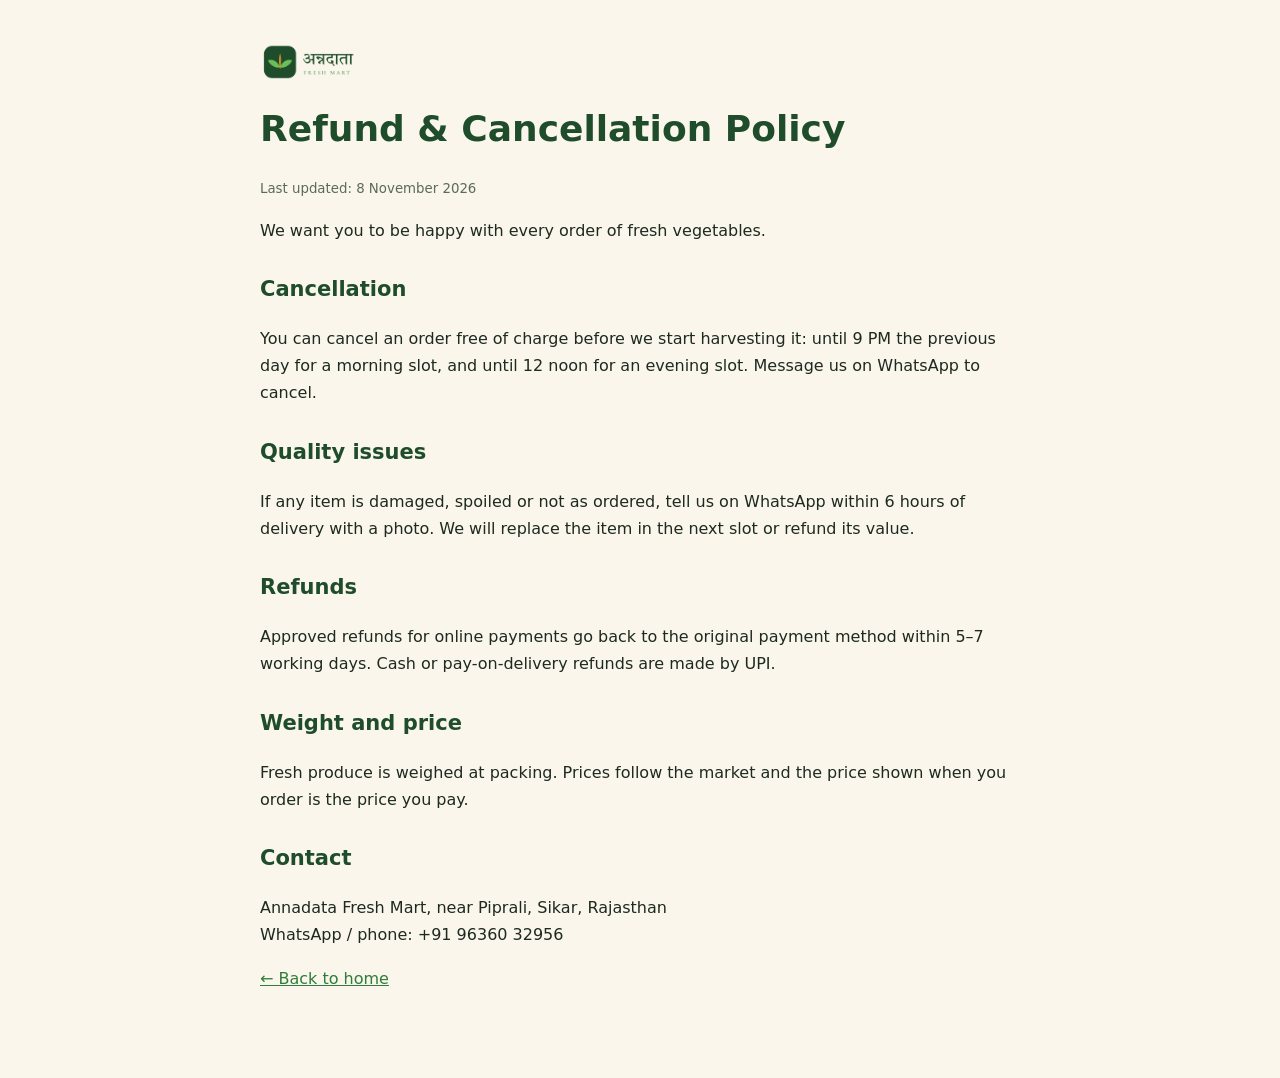
<file: refund.html>
<!doctype html><html lang="en"><head><meta charset="utf-8"><meta name="viewport" content="width=device-width, initial-scale=1"><title>Refund &amp; Cancellation Policy — Annadata Fresh Mart</title><link rel="icon" href="assets/logo-badge.png"><style>body{margin:0;background:#FAF6EC;color:#1E2A1F;font-family:Mukta,system-ui,sans-serif;line-height:1.7}main{width:min(100% - 40px,760px);margin:0 auto;padding:40px 0 70px}h1{color:#1F4D2B;font-size:36px;line-height:1.15}h2{color:#1F4D2B;font-size:21px;margin-top:28px}a{color:#2F7D3A}.top{display:flex;align-items:center;gap:12px;margin-bottom:24px}.top img{height:44px}small{color:#5B6B57}</style></head><body><main><a class="top" href="index.html"><img src="assets/logo-h.png" alt="Annadata Fresh Mart"></a><h1>Refund &amp; Cancellation Policy</h1><small>Last updated: 8 November 2026</small><p>We want you to be happy with every order of fresh vegetables.</p>
<h2>Cancellation</h2><p>You can cancel an order free of charge before we start harvesting it: until 9 PM the previous day for a morning slot, and until 12 noon for an evening slot. Message us on WhatsApp to cancel.</p>
<h2>Quality issues</h2><p>If any item is damaged, spoiled or not as ordered, tell us on WhatsApp within 6 hours of delivery with a photo. We will replace the item in the next slot or refund its value.</p>
<h2>Refunds</h2><p>Approved refunds for online payments go back to the original payment method within 5–7 working days. Cash or pay-on-delivery refunds are made by UPI.</p>
<h2>Weight and price</h2><p>Fresh produce is weighed at packing. Prices follow the market and the price shown when you order is the price you pay.</p><h2>Contact</h2><p>Annadata Fresh Mart, near Piprali, Sikar, Rajasthan<br>WhatsApp / phone: +91 96360 32956</p><p><a href="index.html">← Back to home</a></p></main></body></html>
</file>
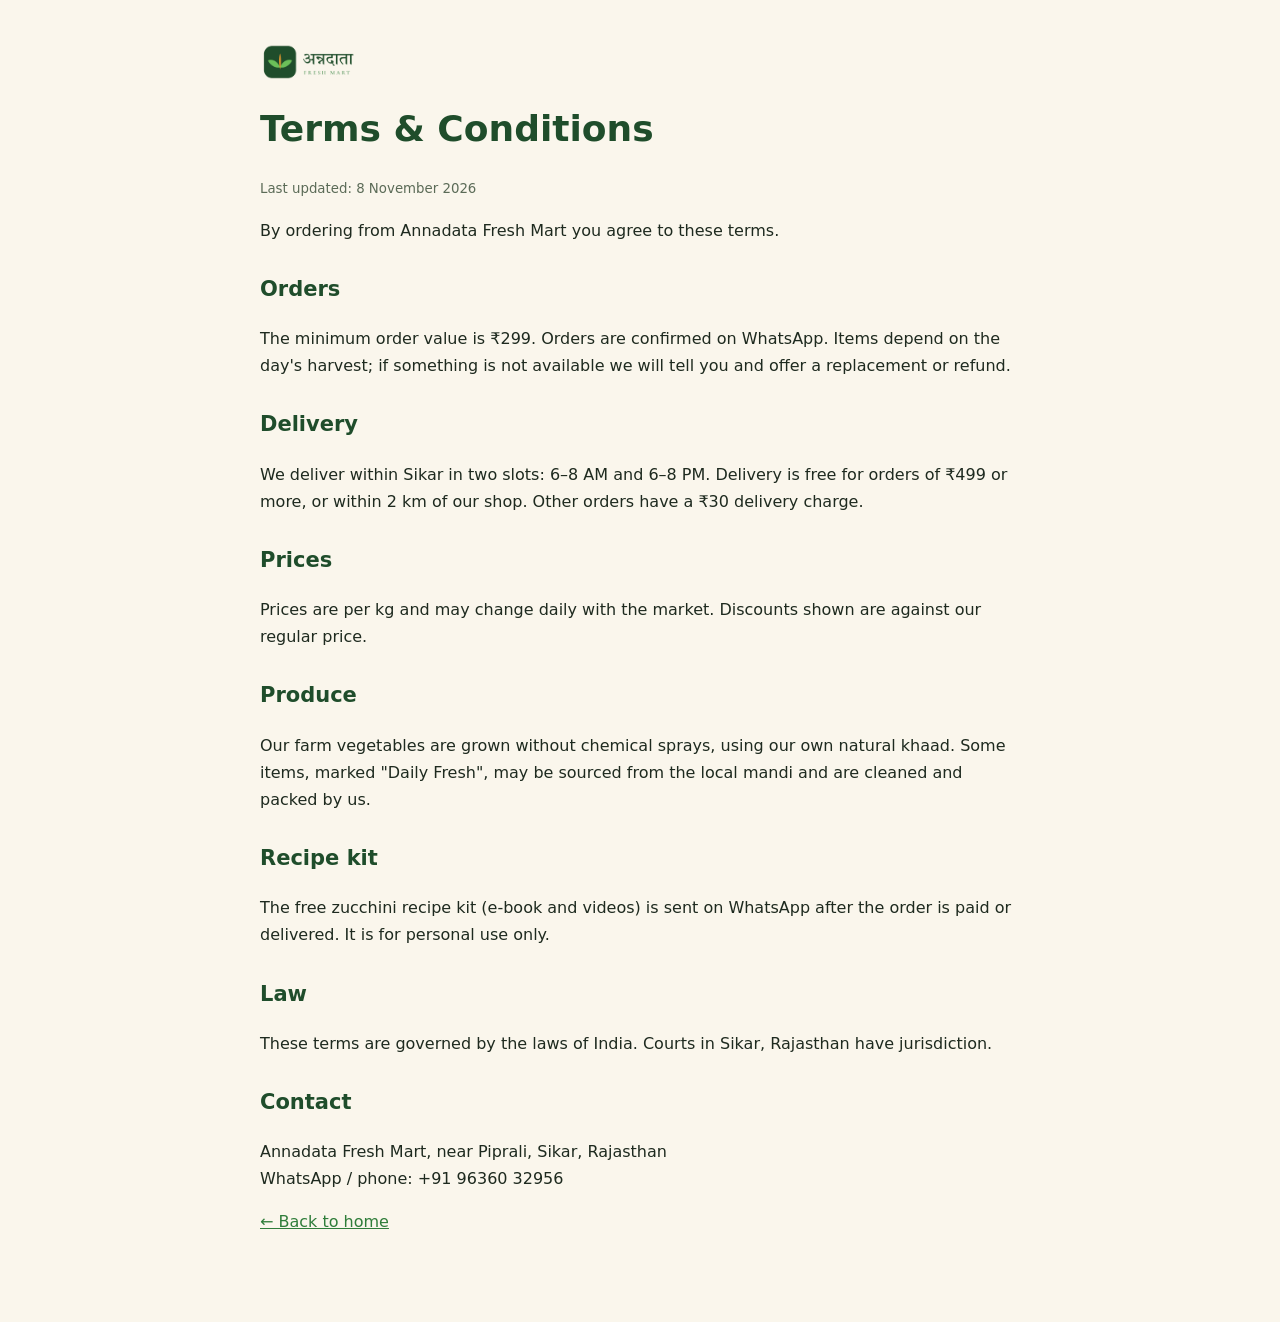
<file: terms.html>
<!doctype html><html lang="en"><head><meta charset="utf-8"><meta name="viewport" content="width=device-width, initial-scale=1"><title>Terms &amp; Conditions — Annadata Fresh Mart</title><link rel="icon" href="assets/logo-badge.png"><style>body{margin:0;background:#FAF6EC;color:#1E2A1F;font-family:Mukta,system-ui,sans-serif;line-height:1.7}main{width:min(100% - 40px,760px);margin:0 auto;padding:40px 0 70px}h1{color:#1F4D2B;font-size:36px;line-height:1.15}h2{color:#1F4D2B;font-size:21px;margin-top:28px}a{color:#2F7D3A}.top{display:flex;align-items:center;gap:12px;margin-bottom:24px}.top img{height:44px}small{color:#5B6B57}</style></head><body><main><a class="top" href="index.html"><img src="assets/logo-h.png" alt="Annadata Fresh Mart"></a><h1>Terms &amp; Conditions</h1><small>Last updated: 8 November 2026</small><p>By ordering from Annadata Fresh Mart you agree to these terms.</p>
<h2>Orders</h2><p>The minimum order value is ₹299. Orders are confirmed on WhatsApp. Items depend on the day's harvest; if something is not available we will tell you and offer a replacement or refund.</p>
<h2>Delivery</h2><p>We deliver within Sikar in two slots: 6–8 AM and 6–8 PM. Delivery is free for orders of ₹499 or more, or within 2 km of our shop. Other orders have a ₹30 delivery charge.</p>
<h2>Prices</h2><p>Prices are per kg and may change daily with the market. Discounts shown are against our regular price.</p>
<h2>Produce</h2><p>Our farm vegetables are grown without chemical sprays, using our own natural khaad. Some items, marked "Daily Fresh", may be sourced from the local mandi and are cleaned and packed by us.</p>
<h2>Recipe kit</h2><p>The free zucchini recipe kit (e-book and videos) is sent on WhatsApp after the order is paid or delivered. It is for personal use only.</p>
<h2>Law</h2><p>These terms are governed by the laws of India. Courts in Sikar, Rajasthan have jurisdiction.</p><h2>Contact</h2><p>Annadata Fresh Mart, near Piprali, Sikar, Rajasthan<br>WhatsApp / phone: +91 96360 32956</p><p><a href="index.html">← Back to home</a></p></main></body></html>
</file>
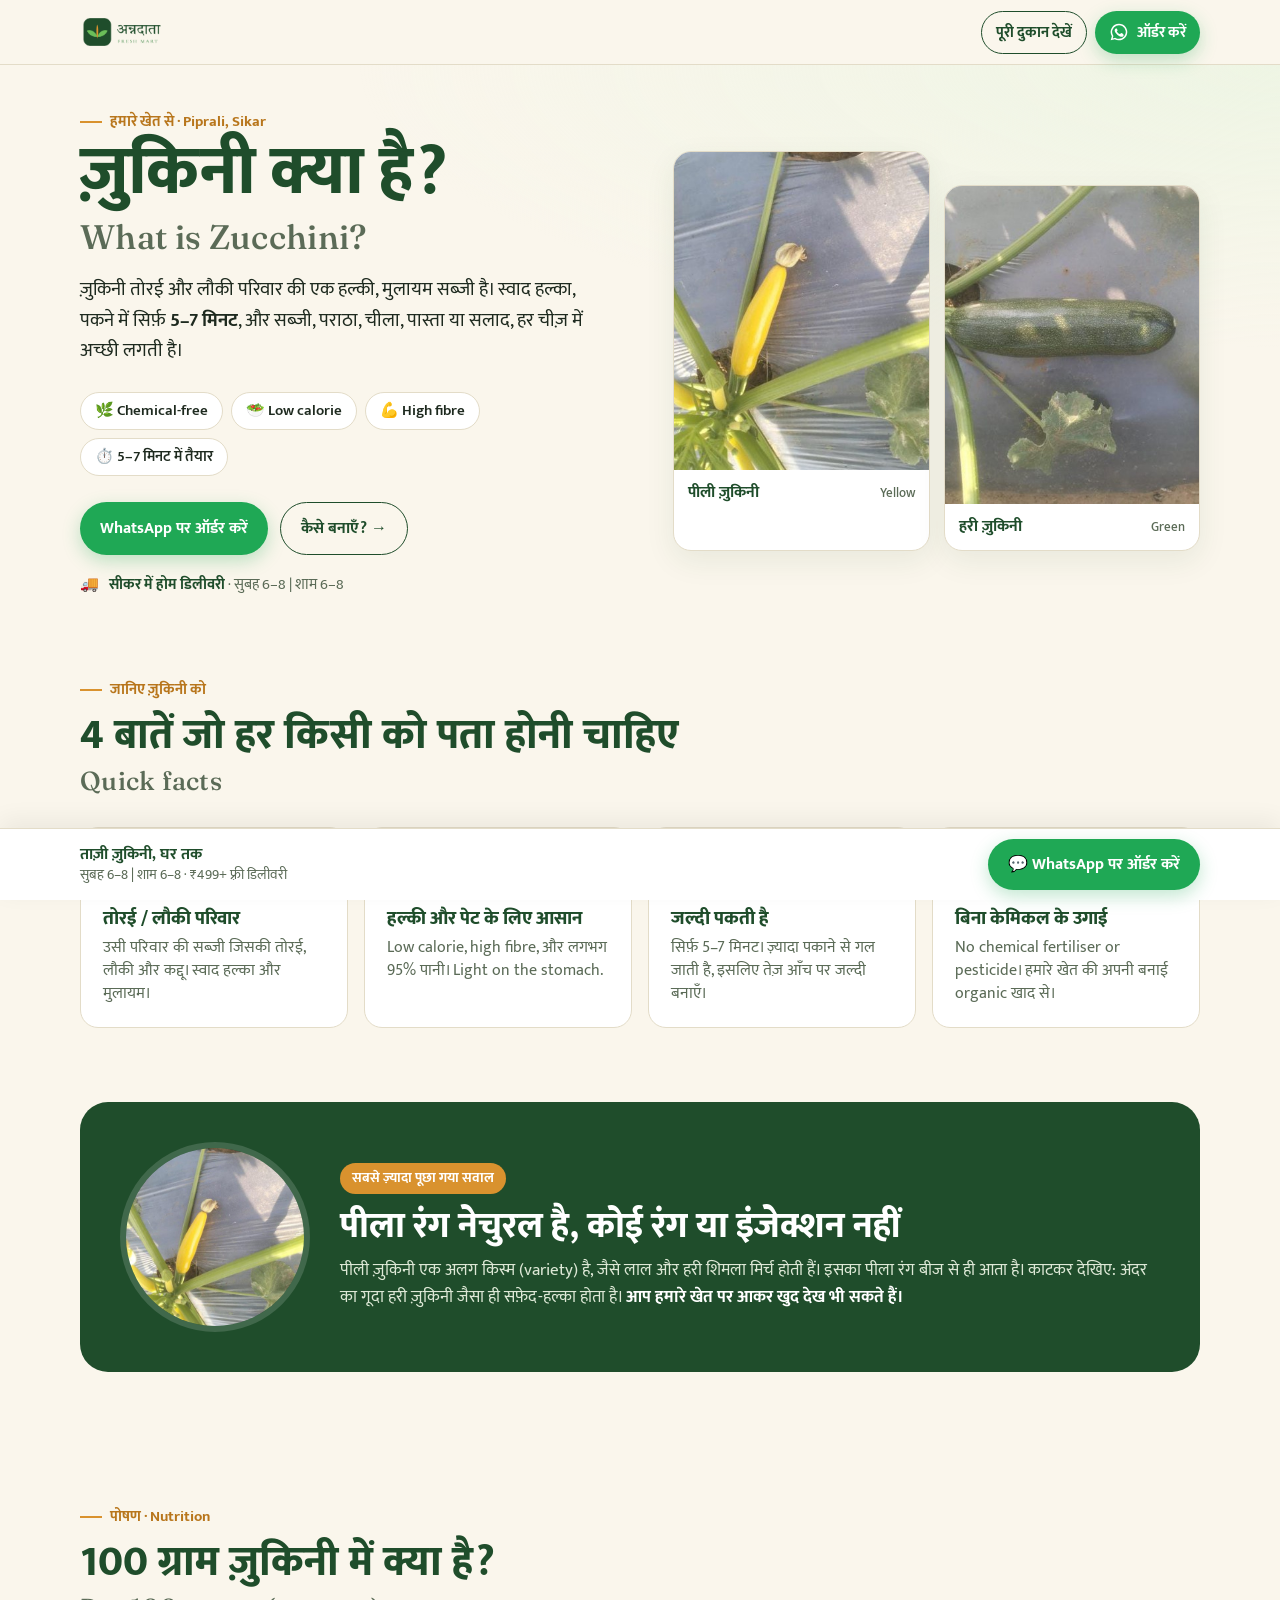
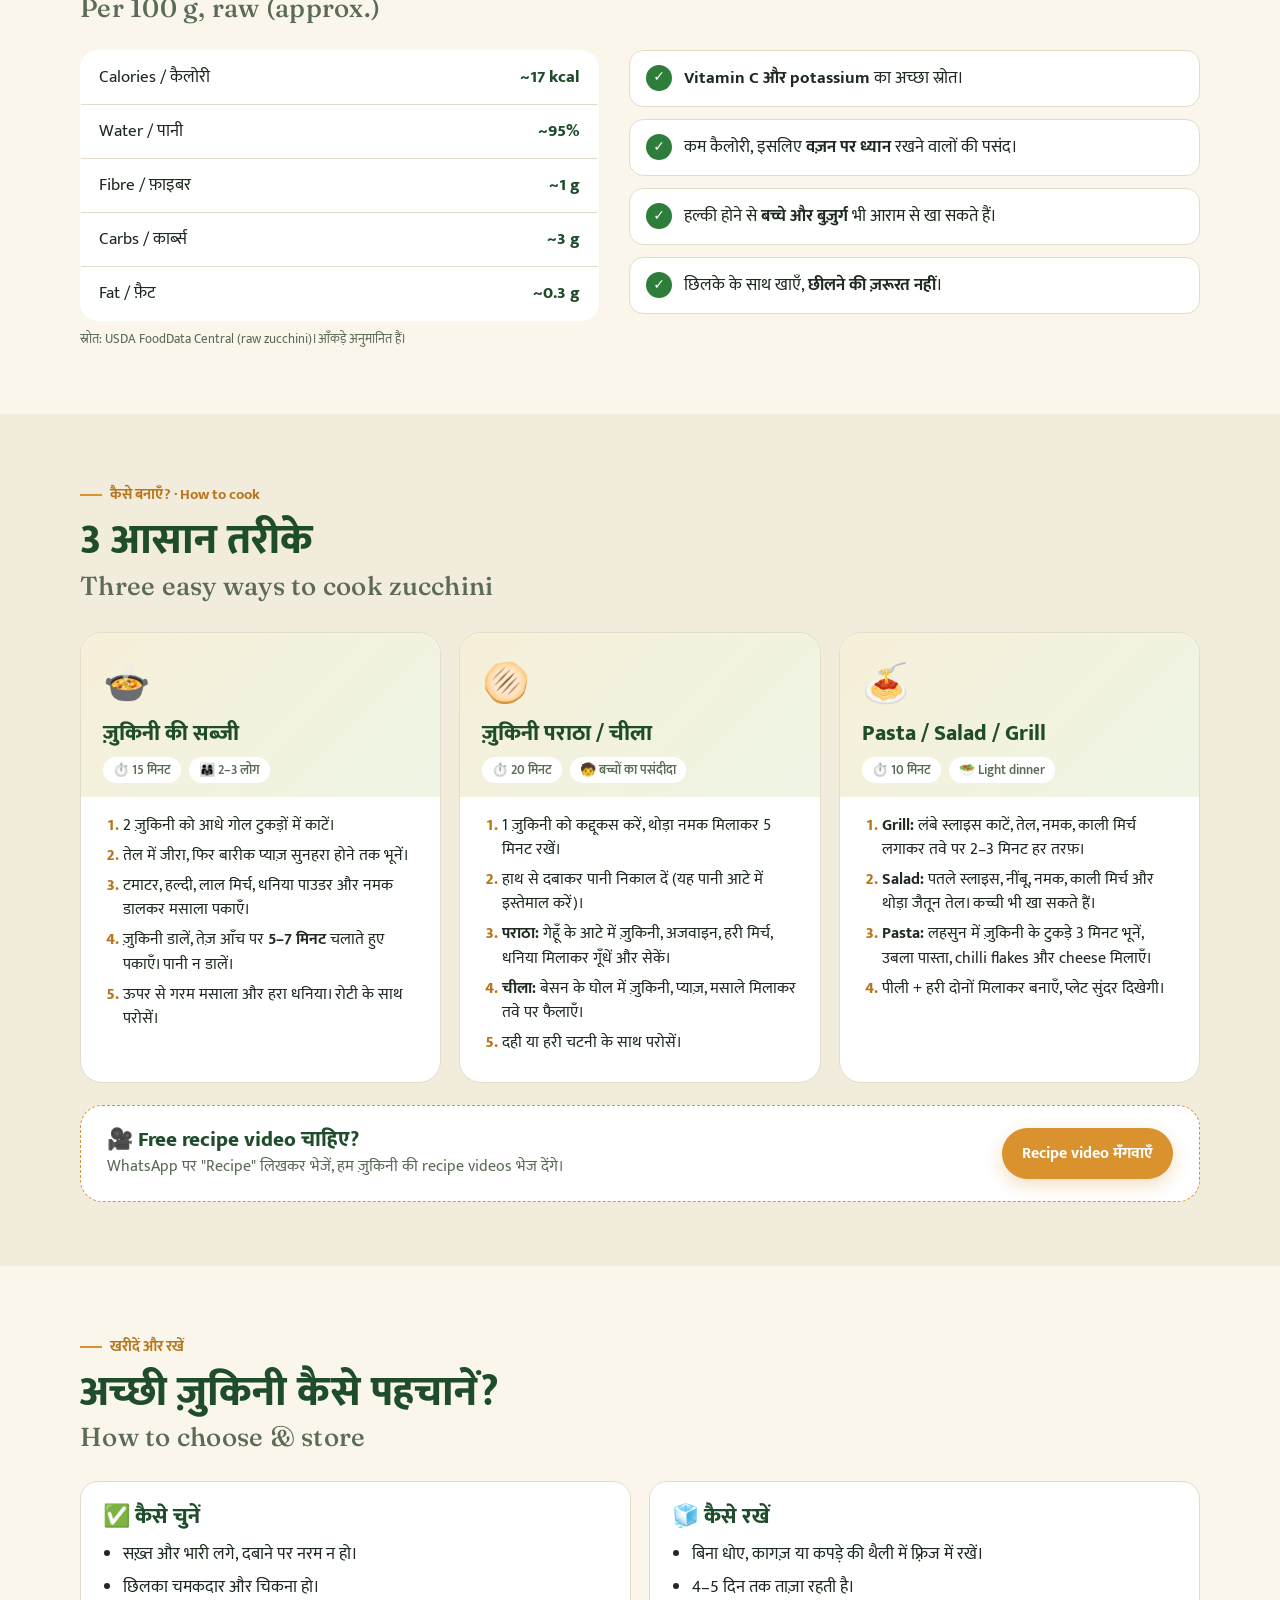
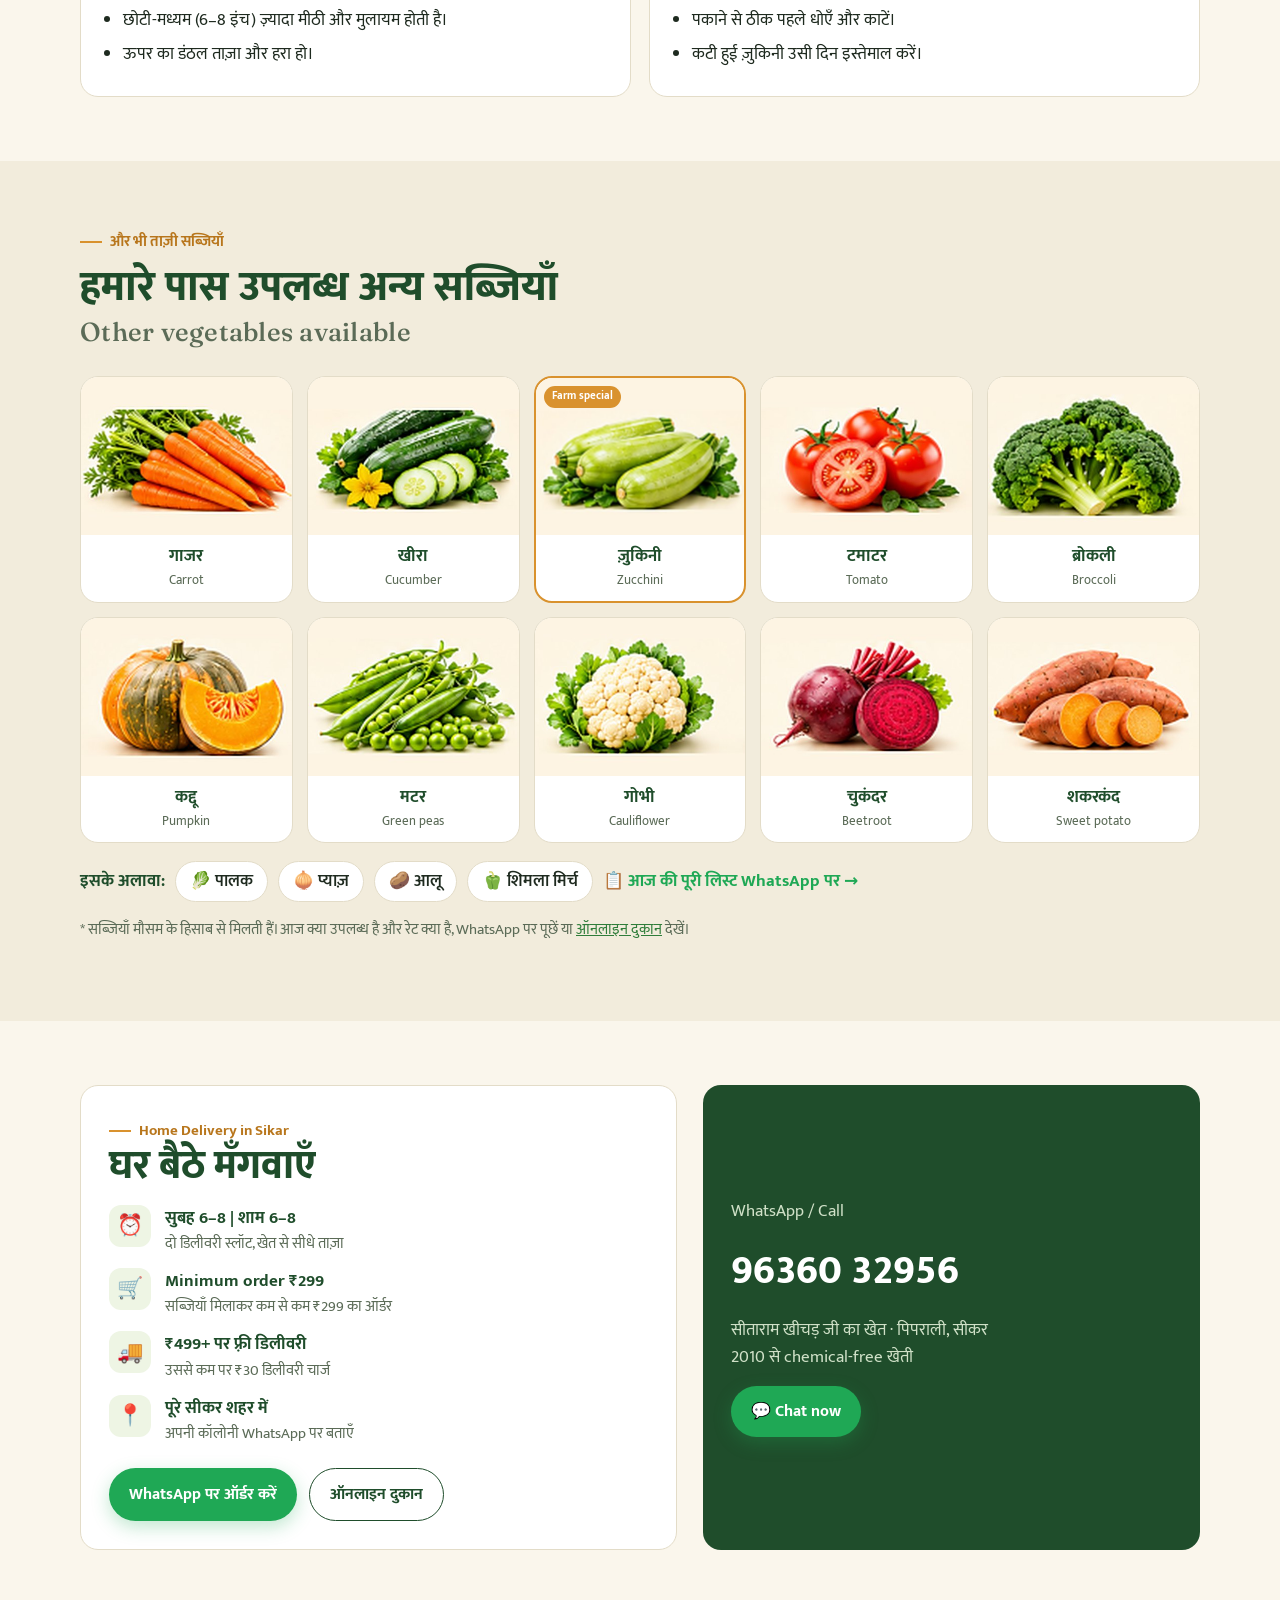
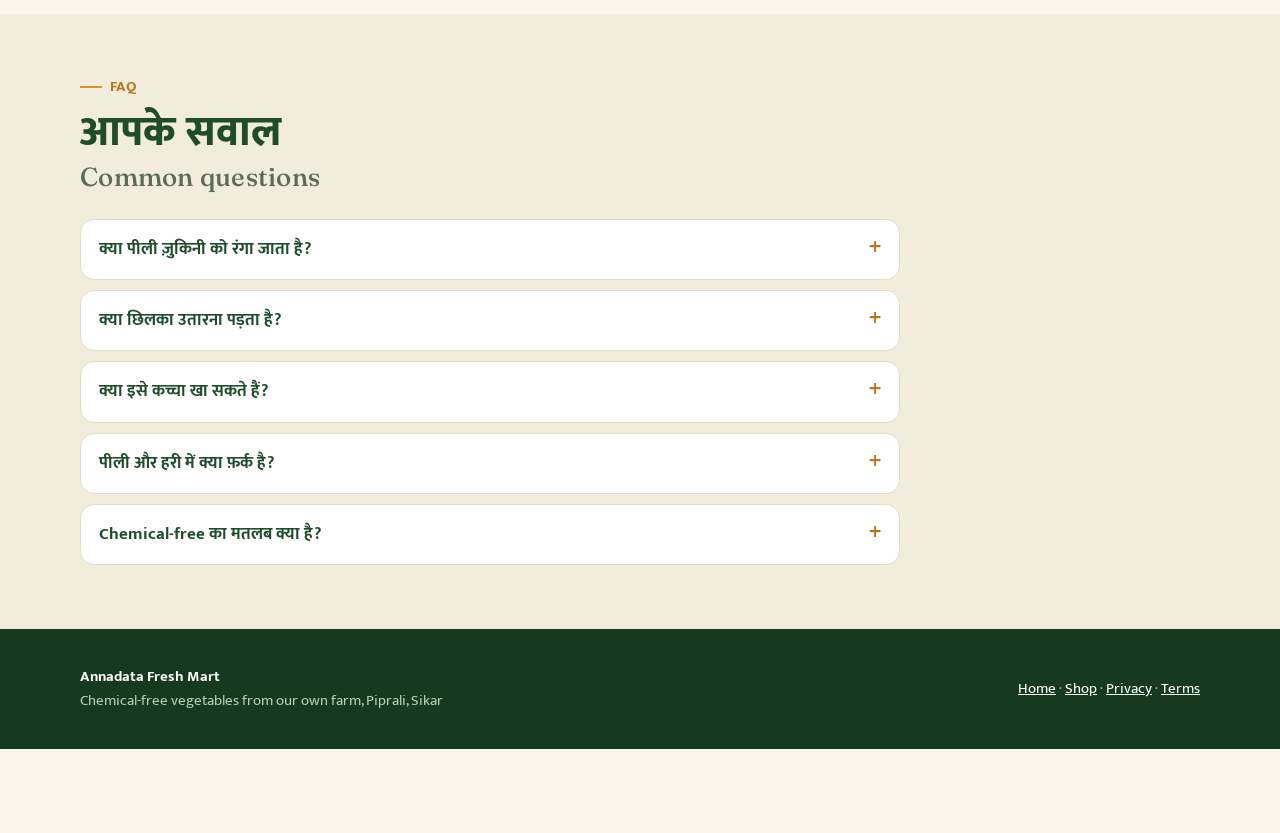
<file: zucchini.html>
<!DOCTYPE html>
<html lang="hi">
<head>
<meta charset="utf-8">
<meta name="viewport" content="width=device-width, initial-scale=1, viewport-fit=cover">
<title>ज़ुकिनी क्या है? What is Zucchini? | Annadata Fresh Mart, Sikar</title>
<meta name="description" content="ज़ुकिनी क्या है, कैसे बनाएँ, कैसे चुनें और रखें। Chemical-free yellow and green zucchini from our own farm in Piprali, Sikar. Home delivery in Sikar.">
<meta name="theme-color" content="#1F4D2B">
<meta property="og:title" content="ज़ुकिनी क्या है? | Annadata Fresh Mart">
<meta property="og:description" content="Chemical-free zucchini from our farm in Piprali, Sikar. Recipes + home delivery.">
<meta property="og:image" content="assets/zucchini-yellow.jpg">
<link rel="icon" href="assets/icon-192.png">
<link rel="apple-touch-icon" href="assets/apple-touch-icon.png">
<link rel="manifest" href="manifest.webmanifest">
<link rel="preconnect" href="https://fonts.googleapis.com">
<link rel="preconnect" href="https://fonts.gstatic.com" crossorigin>
<link href="https://fonts.googleapis.com/css2?family=Mukta:wght@400;500;600;700;800&family=Fraunces:opsz,wght@9..144,500;9..144,600&display=swap" rel="stylesheet">
<style>
:root{
  --deep:#1F4D2B; --fresh:#2F7D3A; --leaf:#6BBF59; --gold:#D9922E; --gold-d:#B8761C;
  --cream:#FAF6EC; --cream-2:#F2ECDC; --ink:#1E2A1F; --muted:#5B6B57; --line:#E3DCC8; --white:#fff;
  --r:18px; --wa:#1FA855;
}
*{box-sizing:border-box}
html{scroll-behavior:smooth}
body{margin:0;background:var(--cream);color:var(--ink);font-family:Mukta,system-ui,sans-serif;font-size:17px;line-height:1.6;overflow-x:hidden;padding-bottom:84px}
img{display:block;max-width:100%}
a{color:var(--fresh)}
h1,h2,h3{line-height:1.15;margin:0}
.wrap{width:min(100% - 36px,1120px);margin-inline:auto}
.en{display:block;font-family:Fraunces,Georgia,serif;font-weight:500;color:var(--muted);font-size:.62em;margin-top:6px;letter-spacing:.01em}
.eyebrow{display:inline-flex;align-items:center;gap:8px;color:var(--gold-d);font-weight:700;font-size:15px}
.eyebrow::before{content:"";width:22px;height:2px;background:var(--gold)}
section{padding:64px 0}
.sec-h{font-weight:800;font-size:clamp(28px,4.4vw,42px);color:var(--deep);margin:10px 0 14px}
.lead{color:var(--muted);max-width:640px;margin:0}

/* header */
header{position:sticky;top:0;z-index:20;background:rgba(250,246,236,.92);backdrop-filter:blur(10px);border-bottom:1px solid var(--line)}
header .wrap{display:flex;align-items:center;justify-content:space-between;height:64px;gap:12px}
header img{height:38px;width:auto}
.btn{display:inline-flex;align-items:center;justify-content:center;gap:8px;border-radius:999px;padding:12px 20px;font:700 16px Mukta,sans-serif;text-decoration:none;border:0;cursor:pointer;transition:transform .15s, box-shadow .15s}
.btn:active{transform:scale(.97)}
.btn-wa{background:var(--wa);color:#fff;box-shadow:0 6px 18px rgba(31,168,85,.28)}
.btn-gold{background:var(--gold);color:#fff;box-shadow:0 6px 18px rgba(217,146,46,.3)}
.btn-ghost{background:transparent;color:var(--deep);border:1.5px solid var(--deep)}
.btn-sm{padding:8px 14px;font-size:15px}
.wa-ic{width:20px;height:20px;flex:none}

/* hero */
.hero{padding:40px 0 56px;background:radial-gradient(120% 80% at 100% 0%,#EEF5E4 0,transparent 60%),var(--cream)}
.hero-grid{display:grid;grid-template-columns:1.05fr 1fr;gap:40px;align-items:center}
.hero h1{font-weight:800;font-size:clamp(40px,7vw,68px);color:var(--deep);letter-spacing:-.01em}
.hero h1 .en{font-size:.5em}
.hero p{font-size:19px;color:var(--ink);margin:18px 0 26px;max-width:520px}
.chips{display:flex;flex-wrap:wrap;gap:8px;margin:0 0 26px;padding:0;list-style:none}
.chips li{background:#fff;border:1px solid var(--line);border-radius:999px;padding:6px 14px;font-weight:600;font-size:15px}
.cta-row{display:flex;flex-wrap:wrap;gap:12px}
.duo{display:grid;grid-template-columns:1fr 1fr;gap:14px}
.duo figure{margin:0;background:#fff;border-radius:var(--r);overflow:hidden;border:1px solid var(--line);box-shadow:0 10px 30px rgba(31,77,43,.08)}
.duo img{aspect-ratio:4/5;object-fit:cover;width:100%}
.duo figcaption{padding:10px 14px;font-weight:700;color:var(--deep);display:flex;justify-content:space-between;align-items:center;gap:6px;font-size:16px}
.duo figcaption small{font-weight:500;color:var(--muted);font-size:13px}
.duo figure:nth-child(2){margin-top:34px}
.trust{display:flex;gap:10px;align-items:center;margin-top:18px;color:var(--muted);font-size:15px}
.trust b{color:var(--deep)}

/* facts */
.facts{display:grid;grid-template-columns:repeat(4,1fr);gap:16px;margin-top:30px}
.card{background:#fff;border:1px solid var(--line);border-radius:var(--r);padding:22px}
.fact .ic{width:46px;height:46px;border-radius:14px;background:#EEF5E4;display:grid;place-items:center;font-size:24px;margin-bottom:12px}
.fact h3{font-size:19px;color:var(--deep);font-weight:800}
.fact p{margin:6px 0 0;color:var(--muted);font-size:15.5px;line-height:1.5}

/* myth */
.myth{background:var(--deep);color:#fff;border-radius:28px;padding:40px;display:grid;grid-template-columns:auto 1fr;gap:30px;align-items:center}
.myth .tag{background:var(--gold);color:#fff;border-radius:999px;padding:4px 12px;font-weight:700;font-size:14px;display:inline-block}
.myth h2{font-size:clamp(26px,3.6vw,36px);margin:12px 0 10px;font-weight:800}
.myth p{margin:0;color:#DDE8D6}
.myth img{width:190px;height:190px;object-fit:cover;border-radius:50%;border:6px solid rgba(255,255,255,.15)}

/* nutrition */
.nut{display:grid;grid-template-columns:1fr 1.1fr;gap:30px;align-items:start;margin-top:26px}
.nut table{width:100%;border-collapse:collapse;background:#fff;border-radius:var(--r);overflow:hidden;border:1px solid var(--line)}
.nut td{padding:13px 18px;border-bottom:1px solid var(--line)}
.nut tr:last-child td{border:0}
.nut td:last-child{text-align:right;font-weight:800;color:var(--deep)}
.nut .note{font-size:13px;color:var(--muted);margin-top:8px}
.ticks{list-style:none;padding:0;margin:0;display:grid;gap:12px}
.ticks li{display:flex;gap:12px;background:#fff;border:1px solid var(--line);border-radius:14px;padding:14px 16px}
.ticks li::before{content:"✓";flex:none;width:26px;height:26px;border-radius:50%;background:var(--fresh);color:#fff;display:grid;place-items:center;font-weight:800;font-size:14px}

/* recipes */
.recipes{display:grid;grid-template-columns:repeat(3,1fr);gap:18px;margin-top:30px}
.rc{background:#fff;border:1px solid var(--line);border-radius:22px;overflow:hidden;display:flex;flex-direction:column}
.rc-top{padding:22px 22px 14px;background:linear-gradient(135deg,#F6EFD9,#EEF5E4)}
.rc-top .emo{font-size:38px}
.rc h3{font-size:22px;color:var(--deep);font-weight:800;margin-top:6px}
.rc .meta{display:flex;gap:8px;margin-top:10px;flex-wrap:wrap}
.rc .meta span{background:#fff;border-radius:999px;padding:3px 10px;font-size:13px;font-weight:600;color:var(--muted)}
.rc ol{margin:0;padding:16px 22px 22px 42px;font-size:15.5px;line-height:1.55}
.rc ol li{margin-bottom:6px}
.rc ol li::marker{color:var(--gold-d);font-weight:800}
.video-cta{margin-top:22px;display:flex;flex-wrap:wrap;align-items:center;justify-content:space-between;gap:16px;background:#fff;border:1.5px dashed var(--gold);border-radius:22px;padding:22px 26px}
.video-cta h3{color:var(--deep);font-size:21px;font-weight:800}
.video-cta p{margin:2px 0 0;color:var(--muted);font-size:15.5px}

/* choose & store */
.two{display:grid;grid-template-columns:1fr 1fr;gap:18px;margin-top:28px}
.two h3{font-size:22px;color:var(--deep);font-weight:800;margin-bottom:12px}
.two ul{margin:0;padding-left:20px}
.two li{margin-bottom:6px}

/* veg grid */
.alt{background:var(--cream-2)}
.veg{display:grid;grid-template-columns:repeat(5,1fr);gap:14px;margin-top:28px}
.vg{background:#fff;border:1px solid var(--line);border-radius:18px;overflow:hidden;text-align:center;position:relative}
.vg img{width:100%;aspect-ratio:4/3;object-fit:cover;background:#FDF4E3}
.vg b{display:block;font-size:17px;color:var(--deep);padding:8px 6px 0}
.vg small{display:block;color:var(--muted);font-size:13px;padding-bottom:10px}
.vg.star{border:2px solid var(--gold)}
.vg.star::after{content:"Farm special";position:absolute;top:8px;left:8px;background:var(--gold);color:#fff;font-size:11px;font-weight:700;border-radius:999px;padding:2px 8px}
.vg.more{display:flex;flex-direction:column;align-items:center;justify-content:center;background:var(--deep);color:#fff;padding:18px;text-decoration:none;border:0}
.vg.more b{color:#fff;font-size:18px}
.vg.more small{color:#CFE0C7}
.also{display:flex;flex-wrap:wrap;align-items:center;gap:10px;margin-top:18px}
.also span{font-weight:700;color:var(--deep)}
.also b{background:#fff;border:1px solid var(--line);border-radius:999px;padding:6px 14px;font-weight:600}
.also a{font-weight:700;color:var(--wa);text-decoration:none}
.veg-note{margin-top:16px;color:var(--muted);font-size:15px}

/* delivery */
.del{display:grid;grid-template-columns:1.2fr 1fr;gap:26px;align-items:stretch}
.del .card{padding:28px}
.del h2{font-size:clamp(28px,4vw,40px);color:var(--deep);font-weight:800;margin-bottom:16px}
.rules{list-style:none;margin:0 0 22px;padding:0;display:grid;gap:12px}
.rules li{display:flex;gap:14px;align-items:flex-start}
.rules .ri{flex:none;width:42px;height:42px;border-radius:12px;background:#EEF5E4;display:grid;place-items:center;font-size:21px}
.rules b{color:var(--deep)}
.rules span{display:block;color:var(--muted);font-size:15px}
.contact{background:var(--deep);color:#fff;border-radius:var(--r);padding:28px;display:flex;flex-direction:column;justify-content:center;gap:14px}
.contact .ph{font-size:clamp(30px,4.6vw,40px);font-weight:800;letter-spacing:.01em;color:#fff;text-decoration:none}
.contact p{margin:0;color:#CFE0C7}

/* faq */
.faq{margin-top:26px;display:grid;gap:10px;max-width:820px}
.faq details{background:#fff;border:1px solid var(--line);border-radius:14px;padding:4px 18px}
.faq summary{cursor:pointer;font-weight:700;color:var(--deep);padding:12px 0;list-style:none;display:flex;justify-content:space-between;gap:12px}
.faq summary::after{content:"+";font-size:22px;line-height:1;color:var(--gold-d)}
.faq details[open] summary::after{content:"–"}
.faq p{margin:0 0 14px;color:var(--muted)}

footer{background:#163A20;color:#B9CDB1;padding:36px 0;font-size:15px}
footer .wrap{display:flex;flex-wrap:wrap;gap:16px;justify-content:space-between;align-items:center}
footer a{color:#fff}

/* sticky bar */
.bar{position:fixed;left:0;right:0;bottom:0;z-index:30;background:#fff;border-top:1px solid var(--line);box-shadow:0 -8px 24px rgba(0,0,0,.06);padding:10px 0 calc(10px + env(safe-area-inset-bottom))}
.bar .wrap{display:flex;gap:10px;align-items:center;justify-content:space-between}
.bar .t{font-size:14px;line-height:1.3;color:var(--muted)}
.bar .t b{display:block;color:var(--deep);font-size:16px}

.reveal{opacity:0;transform:translateY(18px);transition:opacity .6s ease, transform .6s ease}
.reveal.in{opacity:1;transform:none}
@media (prefers-reduced-motion:reduce){.reveal{opacity:1;transform:none;transition:none}}

@media (max-width:900px){
  .hero-grid,.nut,.del{grid-template-columns:1fr}
  .facts{grid-template-columns:1fr 1fr}
  .recipes{grid-template-columns:1fr}
  .veg{grid-template-columns:repeat(5,1fr)}
  .myth{grid-template-columns:1fr;text-align:left;padding:30px}
  .myth img{width:130px;height:130px}
}
@media (max-width:560px){
  section{padding:48px 0}
  body{font-size:16.5px}
  .two{grid-template-columns:1fr}
  .veg{grid-template-columns:repeat(2,1fr)}
  .duo figure:nth-child(2){margin-top:22px}
  header .hide-sm{display:none}
  .bar .t{display:none}
  .bar .wrap .btn{flex:1}
}
</style>
</head>
<body>

<header>
  <div class="wrap">
    <a href="index.html" aria-label="Annadata Fresh Mart home"><img src="assets/logo-h.png" alt="Annadata Fresh Mart"></a>
    <div style="display:flex;gap:8px">
      <a class="btn btn-ghost btn-sm hide-sm" href="index.html#shop">पूरी दुकान देखें</a>
      <a class="btn btn-wa btn-sm" data-wa="order" href="#"><svg class="wa-ic" viewBox="0 0 24 24" fill="currentColor" aria-hidden="true"><path d="M12 2a10 10 0 0 0-8.6 15.1L2 22l5-1.3A10 10 0 1 0 12 2Zm0 18.2a8.2 8.2 0 0 1-4.2-1.1l-.3-.2-3 .8.8-2.9-.2-.3A8.2 8.2 0 1 1 12 20.2Zm4.5-6.1c-.2-.1-1.5-.7-1.7-.8-.2-.1-.4-.1-.6.1l-.8 1c-.1.2-.3.2-.5.1a6.7 6.7 0 0 1-3.3-2.9c-.3-.4.3-.4.7-1.3.1-.2 0-.3 0-.4l-.8-1.8c-.2-.5-.4-.4-.6-.4h-.5a1 1 0 0 0-.7.3 3 3 0 0 0-.9 2.2 5.2 5.2 0 0 0 1.1 2.8 11.9 11.9 0 0 0 4.6 4c1.7.7 2.4.8 3.2.7.5-.1 1.5-.6 1.7-1.2.2-.6.2-1.1.2-1.2l-.4-.3Z"/></svg>ऑर्डर करें</a>
    </div>
  </div>
</header>

<!-- HERO -->
<section class="hero">
  <div class="wrap hero-grid">
    <div class="reveal">
      <span class="eyebrow">हमारे खेत से · Piprali, Sikar</span>
      <h1>ज़ुकिनी क्या है?<span class="en">What is Zucchini?</span></h1>
      <p>ज़ुकिनी तोरई और लौकी परिवार की एक हल्की, मुलायम सब्ज़ी है। स्वाद हल्का, पकने में सिर्फ़ <b>5–7 मिनट</b>, और सब्ज़ी, पराठा, चीला, पास्ता या सलाद, हर चीज़ में अच्छी लगती है।</p>
      <ul class="chips">
        <li>🌿 Chemical-free</li>
        <li>🥗 Low calorie</li>
        <li>💪 High fibre</li>
        <li>⏱️ 5–7 मिनट में तैयार</li>
      </ul>
      <div class="cta-row">
        <a class="btn btn-wa" data-wa="order" href="#">WhatsApp पर ऑर्डर करें</a>
        <a class="btn btn-ghost" href="#recipes">कैसे बनाएँ? →</a>
      </div>
      <div class="trust">🚚 <span><b>सीकर में होम डिलीवरी</b> · सुबह 6–8 | शाम 6–8</span></div>
    </div>
    <div class="duo reveal">
      <figure>
        <img src="assets/zucchini-yellow.jpg" alt="Yellow zucchini from Annadata farm" loading="eager">
        <figcaption>पीली ज़ुकिनी <small>Yellow</small></figcaption>
      </figure>
      <figure>
        <img src="assets/zucchini-green.jpg" alt="Green zucchini from Annadata farm" loading="eager">
        <figcaption>हरी ज़ुकिनी <small>Green</small></figcaption>
      </figure>
    </div>
  </div>
</section>

<!-- FACTS -->
<section style="padding-top:20px">
  <div class="wrap">
    <span class="eyebrow">जानिए ज़ुकिनी को</span>
    <h2 class="sec-h">4 बातें जो हर किसी को पता होनी चाहिए<span class="en">Quick facts</span></h2>
    <div class="facts">
      <div class="card fact reveal"><div class="ic">🌱</div><h3>तोरई / लौकी परिवार</h3><p>उसी परिवार की सब्ज़ी जिसकी तोरई, लौकी और कद्दू। स्वाद हल्का और मुलायम।</p></div>
      <div class="card fact reveal"><div class="ic">🥗</div><h3>हल्की और पेट के लिए आसान</h3><p>Low calorie, high fibre, और लगभग 95% पानी। Light on the stomach.</p></div>
      <div class="card fact reveal"><div class="ic">🍳</div><h3>जल्दी पकती है</h3><p>सिर्फ़ 5–7 मिनट। ज़्यादा पकाने से गल जाती है, इसलिए तेज़ आँच पर जल्दी बनाएँ।</p></div>
      <div class="card fact reveal"><div class="ic">🌾</div><h3>बिना केमिकल के उगाई</h3><p>No chemical fertiliser or pesticide। हमारे खेत की अपनी बनाई organic खाद से।</p></div>
    </div>
  </div>
</section>

<!-- MYTH -->
<section style="padding-top:10px">
  <div class="wrap">
    <div class="myth reveal">
      <img src="assets/zucchini-yellow.jpg" alt="">
      <div>
        <span class="tag">सबसे ज़्यादा पूछा गया सवाल</span>
        <h2>पीला रंग नेचुरल है, कोई रंग या इंजेक्शन नहीं</h2>
        <p>पीली ज़ुकिनी एक अलग किस्म (variety) है, जैसे लाल और हरी शिमला मिर्च होती हैं। इसका पीला रंग बीज से ही आता है। काटकर देखिए: अंदर का गूदा हरी ज़ुकिनी जैसा ही सफ़ेद-हल्का होता है। <b style="color:#fff">आप हमारे खेत पर आकर खुद देख भी सकते हैं।</b></p>
      </div>
    </div>
  </div>
</section>

<!-- NUTRITION -->
<section>
  <div class="wrap">
    <span class="eyebrow">पोषण · Nutrition</span>
    <h2 class="sec-h">100 ग्राम ज़ुकिनी में क्या है?<span class="en">Per 100 g, raw (approx.)</span></h2>
    <div class="nut">
      <div class="reveal">
        <table>
          <tr><td>Calories / कैलोरी</td><td>~17 kcal</td></tr>
          <tr><td>Water / पानी</td><td>~95%</td></tr>
          <tr><td>Fibre / फ़ाइबर</td><td>~1 g</td></tr>
          <tr><td>Carbs / कार्ब्स</td><td>~3 g</td></tr>
          <tr><td>Fat / फ़ैट</td><td>~0.3 g</td></tr>
        </table>
        <div class="note">स्रोत: USDA FoodData Central (raw zucchini)। आँकड़े अनुमानित हैं।</div>
      </div>
      <ul class="ticks reveal">
        <li><span><b>Vitamin C और potassium</b> का अच्छा स्रोत।</span></li>
        <li><span>कम कैलोरी, इसलिए <b>वज़न पर ध्यान</b> रखने वालों की पसंद।</span></li>
        <li><span>हल्की होने से <b>बच्चे और बुज़ुर्ग</b> भी आराम से खा सकते हैं।</span></li>
        <li><span>छिलके के साथ खाएँ, <b>छीलने की ज़रूरत नहीं</b>।</span></li>
      </ul>
    </div>
  </div>
</section>

<!-- RECIPES -->
<section id="recipes" class="alt">
  <div class="wrap">
    <span class="eyebrow">कैसे बनाएँ? · How to cook</span>
    <h2 class="sec-h">3 आसान तरीके<span class="en">Three easy ways to cook zucchini</span></h2>
    <div class="recipes">
      <article class="rc reveal">
        <div class="rc-top"><div class="emo">🍲</div><h3>ज़ुकिनी की सब्ज़ी</h3>
          <div class="meta"><span>⏱️ 15 मिनट</span><span>👨‍👩‍👧 2–3 लोग</span></div></div>
        <ol>
          <li>2 ज़ुकिनी को आधे गोल टुकड़ों में काटें।</li>
          <li>तेल में जीरा, फिर बारीक प्याज़ सुनहरा होने तक भूनें।</li>
          <li>टमाटर, हल्दी, लाल मिर्च, धनिया पाउडर और नमक डालकर मसाला पकाएँ।</li>
          <li>ज़ुकिनी डालें, तेज़ आँच पर <b>5–7 मिनट</b> चलाते हुए पकाएँ। पानी न डालें।</li>
          <li>ऊपर से गरम मसाला और हरा धनिया। रोटी के साथ परोसें।</li>
        </ol>
      </article>
      <article class="rc reveal">
        <div class="rc-top"><div class="emo">🫓</div><h3>ज़ुकिनी पराठा / चीला</h3>
          <div class="meta"><span>⏱️ 20 मिनट</span><span>🧒 बच्चों का पसंदीदा</span></div></div>
        <ol>
          <li>1 ज़ुकिनी को कद्दूकस करें, थोड़ा नमक मिलाकर 5 मिनट रखें।</li>
          <li>हाथ से दबाकर पानी निकाल दें (यह पानी आटे में इस्तेमाल करें)।</li>
          <li><b>पराठा:</b> गेहूँ के आटे में ज़ुकिनी, अजवाइन, हरी मिर्च, धनिया मिलाकर गूँधें और सेकें।</li>
          <li><b>चीला:</b> बेसन के घोल में ज़ुकिनी, प्याज़, मसाले मिलाकर तवे पर फैलाएँ।</li>
          <li>दही या हरी चटनी के साथ परोसें।</li>
        </ol>
      </article>
      <article class="rc reveal">
        <div class="rc-top"><div class="emo">🍝</div><h3>Pasta / Salad / Grill</h3>
          <div class="meta"><span>⏱️ 10 मिनट</span><span>🥗 Light dinner</span></div></div>
        <ol>
          <li><b>Grill:</b> लंबे स्लाइस काटें, तेल, नमक, काली मिर्च लगाकर तवे पर 2–3 मिनट हर तरफ़।</li>
          <li><b>Salad:</b> पतले स्लाइस, नींबू, नमक, काली मिर्च और थोड़ा जैतून तेल। कच्ची भी खा सकते हैं।</li>
          <li><b>Pasta:</b> लहसुन में ज़ुकिनी के टुकड़े 3 मिनट भूनें, उबला पास्ता, chilli flakes और cheese मिलाएँ।</li>
          <li>पीली + हरी दोनों मिलाकर बनाएँ, प्लेट सुंदर दिखेगी।</li>
        </ol>
      </article>
    </div>
    <div class="video-cta reveal">
      <div>
        <h3>🎥 Free recipe video चाहिए?</h3>
        <p>WhatsApp पर "Recipe" लिखकर भेजें, हम ज़ुकिनी की recipe videos भेज देंगे।</p>
      </div>
      <a class="btn btn-gold" data-wa="recipe" href="#">Recipe video मँगवाएँ</a>
    </div>
  </div>
</section>

<!-- CHOOSE & STORE -->
<section>
  <div class="wrap">
    <span class="eyebrow">खरीदें और रखें</span>
    <h2 class="sec-h">अच्छी ज़ुकिनी कैसे पहचानें?<span class="en">How to choose &amp; store</span></h2>
    <div class="two">
      <div class="card reveal">
        <h3>✅ कैसे चुनें</h3>
        <ul>
          <li>सख़्त और भारी लगे, दबाने पर नरम न हो।</li>
          <li>छिलका चमकदार और चिकना हो।</li>
          <li>छोटी-मध्यम (6–8 इंच) ज़्यादा मीठी और मुलायम होती है।</li>
          <li>ऊपर का डंठल ताज़ा और हरा हो।</li>
        </ul>
      </div>
      <div class="card reveal">
        <h3>🧊 कैसे रखें</h3>
        <ul>
          <li>बिना धोए, कागज़ या कपड़े की थैली में फ़्रिज में रखें।</li>
          <li>4–5 दिन तक ताज़ा रहती है।</li>
          <li>पकाने से ठीक पहले धोएँ और काटें।</li>
          <li>कटी हुई ज़ुकिनी उसी दिन इस्तेमाल करें।</li>
        </ul>
      </div>
    </div>
  </div>
</section>

<!-- OTHER VEG -->
<section class="alt" id="veg">
  <div class="wrap">
    <span class="eyebrow">और भी ताज़ी सब्ज़ियाँ</span>
    <h2 class="sec-h">हमारे पास उपलब्ध अन्य सब्ज़ियाँ<span class="en">Other vegetables available</span></h2>
    <div class="veg">
      <div class="vg reveal"><img src="assets/veg/gajar.jpg" alt="Carrot" loading="lazy"><b>गाजर</b><small>Carrot</small></div>
      <div class="vg reveal"><img src="assets/veg/kheera.jpg" alt="Cucumber" loading="lazy"><b>खीरा</b><small>Cucumber</small></div>
      <div class="vg star reveal"><img src="assets/veg/zucchini.jpg" alt="Zucchini" loading="lazy"><b>ज़ुकिनी</b><small>Zucchini</small></div>
      <div class="vg reveal"><img src="assets/veg/tamatar.jpg" alt="Tomato" loading="lazy"><b>टमाटर</b><small>Tomato</small></div>
      <div class="vg reveal"><img src="assets/veg/broccoli.jpg" alt="Broccoli" loading="lazy"><b>ब्रोकली</b><small>Broccoli</small></div>
      <div class="vg reveal"><img src="assets/veg/kaddu.jpg" alt="Pumpkin" loading="lazy"><b>कद्दू</b><small>Pumpkin</small></div>
      <div class="vg reveal"><img src="assets/veg/matar.jpg" alt="Green peas" loading="lazy"><b>मटर</b><small>Green peas</small></div>
      <div class="vg reveal"><img src="assets/veg/gobhi.jpg" alt="Cauliflower" loading="lazy"><b>गोभी</b><small>Cauliflower</small></div>
      <div class="vg reveal"><img src="assets/veg/chukandar.jpg" alt="Beetroot" loading="lazy"><b>चुकंदर</b><small>Beetroot</small></div>
      <div class="vg reveal"><img src="assets/veg/shakarkand.jpg" alt="Sweet potato" loading="lazy"><b>शकरकंद</b><small>Sweet potato</small></div>
    </div>
    <div class="also reveal"><span>इसके अलावा:</span><b>🥬 पालक</b><b>🧅 प्याज़</b><b>🥔 आलू</b><b>🫑 शिमला मिर्च</b><a data-wa="list" href="#">📋 आज की पूरी लिस्ट WhatsApp पर →</a></div>
    <p class="veg-note">* सब्ज़ियाँ मौसम के हिसाब से मिलती हैं। आज क्या उपलब्ध है और रेट क्या है, WhatsApp पर पूछें या <a href="index.html#shop">ऑनलाइन दुकान</a> देखें।</p>
  </div>
</section>

<!-- DELIVERY -->
<section id="delivery">
  <div class="wrap del">
    <div class="card reveal">
      <span class="eyebrow">Home Delivery in Sikar</span>
      <h2>घर बैठे मँगवाएँ</h2>
      <ul class="rules">
        <li><div class="ri">⏰</div><div><b>सुबह 6–8 | शाम 6–8</b><span>दो डिलीवरी स्लॉट, खेत से सीधे ताज़ा</span></div></li>
        <li><div class="ri">🛒</div><div><b>Minimum order ₹299</b><span>सब्ज़ियाँ मिलाकर कम से कम ₹299 का ऑर्डर</span></div></li>
        <li><div class="ri">🚚</div><div><b>₹499+ पर फ़्री डिलीवरी</b><span>उससे कम पर ₹30 डिलीवरी चार्ज</span></div></li>
        <li><div class="ri">📍</div><div><b>पूरे सीकर शहर में</b><span>अपनी कॉलोनी WhatsApp पर बताएँ</span></div></li>
      </ul>
      <div class="cta-row">
        <a class="btn btn-wa" data-wa="order" href="#">WhatsApp पर ऑर्डर करें</a>
        <a class="btn btn-ghost" href="index.html#shop">ऑनलाइन दुकान</a>
      </div>
    </div>
    <div class="contact reveal">
      <p>WhatsApp / Call</p>
      <a class="ph" href="tel:+919636032956">96360 32956</a>
      <p>सीताराम खीचड़ जी का खेत · पिपराली, सीकर<br>2010 से chemical-free खेती</p>
      <a class="btn btn-wa" data-wa="order" href="#" style="align-self:flex-start">💬 Chat now</a>
    </div>
  </div>
</section>

<!-- FAQ -->
<section class="alt" style="padding-top:56px">
  <div class="wrap">
    <span class="eyebrow">FAQ</span>
    <h2 class="sec-h">आपके सवाल<span class="en">Common questions</span></h2>
    <div class="faq">
      <details><summary>क्या पीली ज़ुकिनी को रंगा जाता है?</summary><p>नहीं। पीली ज़ुकिनी एक अलग किस्म है, इसका रंग बीज से आता है। कोई रंग या इंजेक्शन नहीं।</p></details>
      <details><summary>क्या छिलका उतारना पड़ता है?</summary><p>नहीं। ज़ुकिनी का छिलका पतला और मुलायम होता है, बस धोकर छिलके के साथ पकाएँ।</p></details>
      <details><summary>क्या इसे कच्चा खा सकते हैं?</summary><p>हाँ, पतले स्लाइस करके सलाद में नींबू-नमक के साथ कच्ची भी खाई जाती है।</p></details>
      <details><summary>पीली और हरी में क्या फ़र्क है?</summary><p>स्वाद और पोषण लगभग एक जैसा है। पीली थोड़ी ज़्यादा मुलायम और हल्की मीठी लगती है। दोनों मिलाकर बनाने से डिश रंगीन दिखती है।</p></details>
      <details><summary>Chemical-free का मतलब क्या है?</summary><p>हम खेत में केमिकल खाद या कीटनाशक नहीं डालते। खेत की अपनी बनाई organic खाद (liquid khaad) इस्तेमाल होती है। आप खेत पर आकर देख सकते हैं।</p></details>
    </div>
  </div>
</section>

<footer>
  <div class="wrap">
    <div><b style="color:#fff">Annadata Fresh Mart</b><br>Chemical-free vegetables from our own farm, Piprali, Sikar</div>
    <div><a href="index.html">Home</a> · <a href="index.html#shop">Shop</a> · <a href="privacy.html">Privacy</a> · <a href="terms.html">Terms</a></div>
  </div>
</footer>

<div class="bar">
  <div class="wrap">
    <div class="t"><b>ताज़ी ज़ुकिनी, घर तक</b>सुबह 6–8 | शाम 6–8 · ₹499+ फ़्री डिलीवरी</div>
    <a class="btn btn-wa" data-wa="order" href="#">💬 WhatsApp पर ऑर्डर करें</a>
  </div>
</div>

<script>
(function(){
  var WA = "919636032956";
  var MSG = {
    order: "नमस्ते Annadata Fresh Mart! मुझे ज़ुकिनी / सब्ज़ियाँ ऑर्डर करनी हैं। (Website से)",
    recipe: "Recipe — नमस्ते! मुझे ज़ुकिनी की free recipe video भेज दीजिए।",
    list: "नमस्ते! आज कौन-कौन सी सब्ज़ियाँ उपलब्ध हैं और रेट क्या है?"
  };
  document.querySelectorAll("[data-wa]").forEach(function(a){
    var m = MSG[a.getAttribute("data-wa")] || MSG.order;
    a.href = "https://wa.me/" + WA + "?text=" + encodeURIComponent(m);
    a.target = "_blank"; a.rel = "noopener";
  });
  var io = "IntersectionObserver" in window ? new IntersectionObserver(function(es){
    es.forEach(function(e){ if(e.isIntersecting){ e.target.classList.add("in"); io.unobserve(e.target); } });
  },{threshold:.12}) : null;
  document.querySelectorAll(".reveal").forEach(function(el){ io ? io.observe(el) : el.classList.add("in"); });
})();
</script>
</body>
</html>
</file>
<file: style.css>
/* Annadata Fresh Mart — site styles */
@font-face{font-family:Fraunces;font-weight:500;font-display:swap;src:url(assets/fonts/fraunces-latin-500-normal.woff2) format("woff2")}
@font-face{font-family:Fraunces;font-weight:600;font-display:swap;src:url(assets/fonts/fraunces-latin-600-normal.woff2) format("woff2")}
@font-face{font-family:Mukta;font-weight:400;font-display:swap;src:url(assets/fonts/mukta-latin-400-normal.woff2) format("woff2")}
@font-face{font-family:Mukta;font-weight:600;font-display:swap;src:url(assets/fonts/mukta-latin-600-normal.woff2) format("woff2")}
@font-face{font-family:Mukta;font-weight:700;font-display:swap;src:url(assets/fonts/mukta-latin-700-normal.woff2) format("woff2")}
@font-face{font-family:Mukta;font-weight:400;font-display:swap;src:url(assets/fonts/mukta-devanagari-400-normal.woff2) format("woff2");unicode-range:U+0900-097F,U+1CD0-1CF9,U+200C-200D,U+20A8,U+20B9,U+25CC,U+A830-A839,U+A8E0-A8FF}
@font-face{font-family:Mukta;font-weight:600;font-display:swap;src:url(assets/fonts/mukta-devanagari-600-normal.woff2) format("woff2");unicode-range:U+0900-097F,U+1CD0-1CF9,U+200C-200D,U+20A8,U+20B9,U+25CC,U+A830-A839,U+A8E0-A8FF}
@font-face{font-family:Mukta;font-weight:700;font-display:swap;src:url(assets/fonts/mukta-devanagari-700-normal.woff2) format("woff2");unicode-range:U+0900-097F,U+1CD0-1CF9,U+200C-200D,U+20A8,U+20B9,U+25CC,U+A830-A839,U+A8E0-A8FF}

:root{
  --forest:#1F4D2B;--forest-2:#163a20;--leaf:#4E9A3E;--leaf-soft:#E6F0DC;
  --gold:#B8862B;--gold-d:#9A6F1F;--gold-soft:#F6EBD3;--cream:#FBF7EE;--paper:#FFFDF8;--sand:#F3EFE4;
  --ink:#1D2A1F;--ink-2:#4A5A4C;--ink-3:#6E7A70;--line:#E4DCC8;--line-2:#EFE8D8;--red:#B23A2A;
  --r:18px;--sh:0 10px 30px -12px rgba(31,77,43,.25),0 2px 6px -2px rgba(31,77,43,.12);
  --ease:cubic-bezier(.2,.8,.2,1);--hdr:68px;
}
*{box-sizing:border-box;margin:0}
html{scroll-behavior:smooth;-webkit-text-size-adjust:100%}
body{font:400 17px/1.55 Mukta,system-ui,sans-serif;color:var(--ink);background:var(--cream);-webkit-font-smoothing:antialiased;overflow-x:hidden}
body.lock{overflow:hidden}
::selection{background:var(--gold-soft);color:var(--forest)}
img,video{display:block;max-width:100%}
a{color:inherit;text-decoration:none}
button{font:inherit;cursor:pointer;border:0;background:none;color:inherit}
button:disabled{cursor:not-allowed}
input,textarea{font:inherit;color:inherit}
:focus-visible{outline:3px solid var(--gold);outline-offset:3px;border-radius:8px}
.wrap{max-width:1180px;margin:0 auto;padding:0 20px}
h1,h2,h3{font-family:Fraunces,Georgia,serif;font-weight:600;color:var(--forest);letter-spacing:-.02em;text-wrap:balance}
svg.i{width:20px;height:20px;stroke:currentColor;fill:none;stroke-width:1.8;stroke-linecap:round;stroke-linejoin:round;flex:none}
[hidden]{display:none!important}
.sr{position:absolute;width:1px;height:1px;overflow:hidden;clip:rect(0 0 0 0);white-space:nowrap}
.num{font-variant-numeric:tabular-nums}

/* ---------- buttons ---------- */
.btn{display:inline-flex;align-items:center;justify-content:center;gap:10px;min-height:52px;padding:0 24px;border-radius:999px;font-weight:700;font-size:16.5px;transition:transform .2s var(--ease),box-shadow .2s,background .2s}
.btn:hover{transform:translateY(-1px)}
.btn:active{transform:translateY(0) scale(.98)}
.btn-p{background:var(--forest);color:#fff;box-shadow:var(--sh)}
.btn-p:hover{background:var(--forest-2)}
.btn-g{background:var(--gold);color:#fff}
.btn-g:hover{background:var(--gold-d)}
.btn-o{border:1.5px solid var(--forest);color:var(--forest);background:transparent}
.btn-w{background:#fff;color:var(--forest);border:1px solid var(--line)}
.btn-block{width:100%}
.btn[disabled]{opacity:.55;transform:none}
.btn .spin{width:18px;height:18px;border:2.5px solid currentColor;border-right-color:transparent;border-radius:50%;animation:spin .7s linear infinite}
@keyframes spin{to{transform:rotate(360deg)}}

/* ---------- top strip & header ---------- */
.top{background:var(--forest);color:#EAF2E2;font-size:14px}
.top .wrap{display:flex;gap:14px;justify-content:center;align-items:center;min-height:34px;text-align:center}
.top b{color:#fff;font-weight:700}
header.hdr{position:sticky;top:0;z-index:30;background:rgba(251,247,238,.95);backdrop-filter:saturate(1.2) blur(10px);-webkit-backdrop-filter:blur(10px);border-bottom:1px solid var(--line)}
.hdr .wrap{max-width:1280px;display:flex;align-items:center;gap:16px;height:var(--hdr)}
.logo img{height:42px;width:auto}
.del{line-height:1.15;min-width:0}
.del b{display:block;font:700 17px Mukta;color:var(--forest);white-space:nowrap}
.del small{color:var(--ink-2);font-size:13px;display:flex;align-items:center;gap:4px;white-space:nowrap}
.search{flex:1;display:flex;align-items:center;gap:10px;height:46px;padding:0 16px;border-radius:999px;background:var(--paper);border:1px solid var(--line);color:var(--ink-2);max-width:520px;transition:border-color .2s,box-shadow .2s}
.search:focus-within{border-color:var(--forest);box-shadow:0 0 0 3px rgba(31,77,43,.12)}
.search input{flex:1;border:0;background:transparent;outline:0;font-size:16px;min-width:0;color:var(--ink)}
.search input::placeholder{color:var(--ink-3)}
.hd-r{margin-left:auto;display:flex;gap:10px;align-items:center}
.lang{display:flex;border:1px solid var(--line);border-radius:999px;overflow:hidden;font-weight:700;font-size:15px;background:var(--paper)}
.lang button{padding:8px 12px;color:var(--ink-2)}
.lang button[aria-pressed=true]{background:var(--forest);color:#fff}
.ic{width:46px;height:46px;border-radius:999px;display:grid;place-items:center;border:1px solid var(--line);background:var(--paper);color:var(--forest);position:relative;flex:none}
.ic .dot{position:absolute;top:6px;right:6px;width:10px;height:10px;border-radius:9px;background:var(--leaf);border:2px solid var(--paper)}
.cartbtn{display:flex;align-items:center;gap:10px;height:48px;padding:0 16px;border-radius:12px;background:var(--forest);color:#fff;font-weight:700;line-height:1.1;font-size:14px;transition:background .2s}
.cartbtn:hover{background:var(--forest-2)}
.cartbtn small{display:block;font-weight:600;font-size:13px;opacity:.85}
.install{display:none;height:40px;padding:0 14px;border-radius:999px;border:1.5px solid var(--forest);color:var(--forest);font-weight:700;font-size:14px;white-space:nowrap}
.install.show{display:inline-flex;align-items:center;gap:6px}
.msearch{display:none}

/* ---------- hero ---------- */
.hero{padding:44px 0 52px}
.hero .wrap{display:grid;grid-template-columns:1.05fr .95fr;gap:48px;align-items:center}
.hero h1{font-size:clamp(38px,5.2vw,64px);line-height:1.04}
.hero h1 em{font-style:normal;color:var(--leaf)}
.hero .lead{font-size:20px;color:var(--ink-2);margin:20px 0 28px;max-width:36ch}
.cta{display:flex;gap:12px;flex-wrap:wrap}
.facts{display:flex;gap:28px;margin-top:32px;flex-wrap:wrap}
.facts div{font-size:15px;color:var(--ink-2);line-height:1.3}
.facts b{display:block;font:600 24px/1.1 Fraunces,serif;color:var(--forest);margin-bottom:4px}
.photo{position:relative;border-radius:28px;overflow:hidden;aspect-ratio:4/4.3;box-shadow:var(--sh);background:var(--leaf-soft)}
.photo img,.photo video{width:100%;height:100%;object-fit:cover}
.photo::after{content:"";position:absolute;inset:0;background:linear-gradient(180deg,transparent 45%,rgba(22,58,32,.72));pointer-events:none}
.harvest{position:absolute;left:18px;right:18px;bottom:18px;z-index:2;background:var(--paper);border-radius:var(--r);padding:14px 16px;display:flex;gap:14px;align-items:center;box-shadow:var(--sh)}
.harvest .hd{width:44px;height:44px;border-radius:12px;background:var(--leaf-soft);display:grid;place-items:center;color:var(--leaf);flex:none}
.harvest small{display:block;color:var(--ink-2);font-size:14px}
.harvest strong{font-size:17px;color:var(--forest);line-height:1.3}
.pin{position:absolute;top:18px;left:18px;z-index:2;display:flex;align-items:center;gap:6px;background:rgba(255,253,248,.94);border-radius:999px;padding:7px 14px;font-weight:700;font-size:14px;color:var(--forest)}

/* ---------- promise band ---------- */
.band{background:var(--forest);color:#EAF2E2}
.band .wrap{display:grid;grid-template-columns:repeat(4,1fr)}
.band .b{padding:22px 20px;display:flex;gap:14px;align-items:flex-start;border-left:1px solid rgba(255,255,255,.12);font-size:15px;line-height:1.35}
.band .b:first-child{border-left:0}
.band b{display:block;color:#fff;font-size:17px;margin-bottom:2px}
.band svg{color:#E3C27E;width:24px;height:24px;margin-top:2px}

/* ---------- shop (Blinkit-style) ---------- */
.shop{padding:56px 0 64px}
.shopw{max-width:1280px;margin:0 auto;padding:0 20px}
.sh-head{display:flex;align-items:end;justify-content:space-between;gap:16px;margin-bottom:18px}
.sh-head h2{font-size:clamp(30px,3.6vw,44px);line-height:1.1}
.sh-head p{color:var(--ink-2);margin-top:6px}
.bc{display:flex;align-items:center;justify-content:space-between;padding:14px 18px;border:1px solid var(--line);border-bottom:0;border-radius:18px 18px 0 0;background:var(--paper)}
.bc h3{font:700 19px Mukta;color:var(--ink);letter-spacing:0}
.bc h3 span{color:var(--ink-3);font-weight:400}
.sortsel{border:1px solid var(--line);border-radius:10px;padding:7px 10px;font:600 14px Mukta;color:var(--ink-2);background:var(--paper)}
.layout{display:grid;grid-template-columns:230px 1fr;background:var(--paper);border:1px solid var(--line);border-radius:0 0 18px 18px;overflow:hidden}
.side{border-right:1px solid var(--line);position:sticky;top:var(--hdr);align-self:start;max-height:calc(100vh - var(--hdr));overflow:auto;scrollbar-width:thin}
.cat{display:flex;align-items:center;gap:12px;padding:12px 16px;border-left:4px solid transparent;font-size:15px;color:var(--ink-2);font-weight:600;border-bottom:1px solid var(--line-2);width:100%;text-align:left;transition:background .2s}
.cat:hover{background:#F8F4EA}
.cat img{width:48px;height:48px;border-radius:12px;object-fit:cover;background:var(--leaf-soft);flex:none}
.cat[aria-current=true]{background:var(--leaf-soft);border-left-color:var(--forest);color:var(--forest)}
.pgrid{display:grid;grid-template-columns:repeat(5,minmax(0,1fr));align-content:start;background:var(--sand);min-height:420px}
.note{grid-column:1/-1;background:var(--gold-soft);padding:12px 18px;font-size:14.5px;color:var(--ink);display:flex;gap:10px;align-items:center;border-bottom:1px solid var(--line-2)}
.note b{color:var(--forest)}
.pc{background:var(--paper);border-right:1px solid var(--line-2);border-bottom:1px solid var(--line-2);padding:12px;display:flex;flex-direction:column;position:relative;min-width:0}
.pc .pim{position:relative;aspect-ratio:1/1;border-radius:14px;overflow:hidden;background:var(--sand)}
.pc .pim img{width:100%;height:100%;object-fit:cover;transition:transform .5s var(--ease)}
.pc:hover .pim img{transform:scale(1.04)}
.rib{position:absolute;top:0;left:10px;background:var(--gold);color:#fff;font:800 11px/1.05 Mukta;text-align:center;padding:5px 5px 8px;clip-path:polygon(0 0,100% 0,100% 100%,50% 86%,0 100%)}
.farm{position:absolute;bottom:8px;left:8px;background:rgba(255,253,248,.95);color:var(--forest);font-weight:700;font-size:11.5px;padding:3px 8px;border-radius:99px;display:flex;align-items:center;gap:4px}
.farm svg{width:13px;height:13px}
.eta{display:inline-flex;align-items:center;gap:4px;margin:10px 0 4px;background:var(--sand);border-radius:6px;padding:2px 6px;font-size:11.5px;font-weight:700;color:var(--ink-2);align-self:flex-start;text-transform:uppercase}
.eta svg{width:12px;height:12px}
.pc h4{font:600 15px/1.3 Mukta;color:var(--ink);min-height:39px;display:-webkit-box;-webkit-line-clamp:2;-webkit-box-orient:vertical;overflow:hidden}
.pc .q{font-size:13.5px;color:var(--ink-2);margin:2px 0 10px}
.pf{display:flex;align-items:end;justify-content:space-between;gap:6px;margin-top:auto}
.pf b{display:block;font-size:15px;color:var(--ink)}
.pf s{font-size:13px;color:#8A938B}
.addb{min-width:76px;min-height:36px;padding:3px 6px;border:1.5px solid var(--forest);color:var(--forest);background:var(--leaf-soft);border-radius:9px;font-weight:800;font-size:14px;display:flex;flex-direction:column;align-items:center;justify-content:center;line-height:1.05;transition:background .15s,transform .15s}
.addb:hover{background:#d8e8cb}
.addb:active{transform:scale(.96)}
.addb small{font-size:10px;font-weight:700;opacity:.75}
.stp{min-width:76px;height:36px;border-radius:9px;background:var(--forest);color:#fff;font-weight:800;display:flex;align-items:center;justify-content:space-between;font-size:15px;overflow:hidden}
.stp button{width:26px;height:36px;font-size:18px;color:#fff;display:grid;place-items:center}
.stp button:hover{background:rgba(255,255,255,.12)}
.stp span{min-width:18px;text-align:center}
.pc.so{opacity:.6}
.pc.so .addb{border-color:#CFC8B6;color:var(--ink-2);background:var(--sand)}
.empty-s{grid-column:1/-1;padding:60px 20px;text-align:center;color:var(--ink-2);background:var(--paper)}
.skel .pim,.skel h4,.skel .q{background:linear-gradient(90deg,#efe9dc,#f7f3ea,#efe9dc);background-size:200% 100%;animation:sk 1.2s infinite;border-radius:8px;color:transparent}
@keyframes sk{to{background-position:-200% 0}}

/* ---------- wallet + guide ---------- */
.duo{padding:8px 0 72px}
.duo .wrap{display:grid;grid-template-columns:1.25fr 1fr;gap:20px}
.mem{background:var(--forest);color:#EAF2E2;border-radius:28px;padding:40px;position:relative;overflow:hidden}
.mem h2{color:#fff;font-size:34px;line-height:1.1;max-width:15ch}
.mem p{margin:12px 0 22px;max-width:42ch;color:#CFE0C5}
.plans{display:flex;gap:12px;flex-wrap:wrap;margin-bottom:24px}
.plan{background:rgba(255,255,255,.07);border:1px solid rgba(255,255,255,.16);border-radius:16px;padding:14px 18px;min-width:160px}
.plan small{display:block;color:#CFE0C5;font-size:14px}
.plan b{font:600 22px Fraunces,serif;color:#fff}
.plan em{font-style:normal;color:#E3C27E;font-weight:700;font-size:15px}
.leafbg{position:absolute;right:-60px;bottom:-60px;width:280px;opacity:.09;pointer-events:none}
.guide{background:var(--gold-soft);border-radius:28px;overflow:hidden;display:grid;grid-template-rows:auto 1fr}
.guide img{height:230px;width:100%;object-fit:cover}
.guide div{padding:26px 30px}
.guide h2{font-size:28px;line-height:1.15}
.guide p{color:var(--ink-2);margin:10px 0 18px}
.lnk{display:inline-flex;align-items:center;gap:8px;font-weight:700;color:var(--forest);border-bottom:2px solid var(--gold);padding-bottom:2px}

/* ---------- faq ---------- */
.faq{padding:0 0 72px}
.faq .wrap{display:grid;grid-template-columns:.8fr 1.2fr;gap:56px}
.faq h2{font-size:clamp(30px,3.4vw,42px);line-height:1.1}
.faq .lead{color:var(--ink-2);margin-top:12px}
details{border-bottom:1px solid var(--line);padding:18px 0}
summary{list-style:none;display:flex;justify-content:space-between;align-items:center;gap:12px;font-weight:700;font-size:18px;cursor:pointer;color:var(--ink)}
summary::-webkit-details-marker{display:none}
summary svg{transition:transform .25s var(--ease)}
details[open] summary svg{transform:rotate(180deg)}
details p{color:var(--ink-2);margin-top:8px;max-width:62ch}

/* ---------- founder pamphlet ---------- */
.founder{padding:0 0 88px}
.pamph{display:grid;grid-template-columns:300px 1fr;gap:0;width:100%;text-align:left;background:#FFFBF0;border-radius:6px 28px 6px 28px;overflow:hidden;box-shadow:0 30px 50px -28px rgba(31,77,43,.45),0 2px 0 var(--line);border:1px solid var(--line);position:relative;transform:rotate(-.6deg);transition:transform .35s var(--ease),box-shadow .35s}
.pamph:hover{transform:rotate(0) translateY(-3px);box-shadow:0 36px 60px -26px rgba(31,77,43,.5)}
.pamph .ph{position:relative;min-height:320px}
.pamph .ph img{position:absolute;inset:0;width:100%;height:100%;object-fit:cover}
.pamph .ph,.pamph .tx{display:block}
.pamph .tx{padding:34px 38px;background:repeating-linear-gradient(0deg,transparent 0 31px,rgba(184,134,43,.08) 31px 32px)}
.pamph .stamp{display:inline-flex;align-items:center;gap:8px;border:1.5px dashed var(--gold);color:var(--gold-d);border-radius:999px;padding:4px 12px;font-weight:700;font-size:13px;margin-bottom:14px}
.pamph h2{display:block;font-size:clamp(28px,3.2vw,40px);line-height:1.08}
.pamph p{display:block;color:var(--ink-2);margin:12px 0 18px;max-width:52ch}
.pamph .yrs{display:flex;flex-wrap:wrap;gap:8px;margin-bottom:22px}
.pamph .yrs span{background:var(--leaf-soft);color:var(--forest);font-weight:700;font-size:14px;padding:4px 12px;border-radius:999px}
.pamph .tap{display:inline-flex;align-items:center;gap:8px;font-weight:700;color:#fff;background:var(--forest);border-radius:999px;padding:10px 18px}
.pamph .tape{position:absolute;top:-8px;left:50%;width:110px;height:26px;background:rgba(230,212,160,.75);transform:translateX(-50%) rotate(-3deg)}

/* ---------- footer ---------- */
footer{background:var(--forest-2);color:#C9D8C0;padding:56px 0 120px;font-size:15px}
footer .wrap{display:grid;grid-template-columns:1.4fr 1fr 1fr 1fr;gap:32px}
footer h4{color:#fff;font:700 16px Mukta;margin-bottom:12px}
footer ul{padding:0;list-style:none}
footer li{margin:7px 0}
footer a:hover{color:#fff;text-decoration:underline;text-underline-offset:3px}
.fb img{height:72px;width:72px;margin-bottom:14px;border-radius:14px}
.copy{grid-column:1/-1;border-top:1px solid rgba(255,255,255,.1);padding-top:20px;margin-top:8px;font-size:13.5px;color:#9DB394}

/* ---------- floating cart bar + WhatsApp ---------- */
.mbar{position:fixed;left:12px;right:12px;bottom:12px;z-index:35;background:var(--forest);color:#fff;border-radius:18px;display:flex;align-items:center;justify-content:space-between;gap:12px;padding:12px 14px 12px 18px;box-shadow:0 14px 34px -10px rgba(22,58,32,.6);transform:translateY(140%);transition:transform .35s var(--ease)}
.mbar.show{transform:none}
.mbar small{display:block;color:#CFE0C5;font-size:13px;line-height:1.25}
.mbar b{font-size:18px}
.mbar .go{background:var(--gold);min-height:44px;padding:0 18px;border-radius:12px;font-weight:700;display:flex;align-items:center;gap:6px;color:#fff;white-space:nowrap}
.prog{height:4px;background:rgba(255,255,255,.18);border-radius:9px;margin-top:6px;width:160px;max-width:100%;overflow:hidden}
.prog i{display:block;height:100%;width:0;background:#E3C27E;transition:width .4s var(--ease)}
.wa{position:fixed;right:24px;bottom:24px;width:56px;height:56px;border-radius:999px;background:#1F9E55;display:grid;place-items:center;color:#fff;box-shadow:var(--sh);z-index:34;transition:bottom .35s var(--ease)}
body.has-cart .wa{bottom:110px}

/* ---------- overlays: drawer, sheet, modal ---------- */
.ov{position:fixed;inset:0;background:rgba(15,25,17,.5);z-index:50;opacity:0;pointer-events:none;transition:opacity .25s}
.ov.open{opacity:1;pointer-events:auto}
.drawer{visibility:hidden;position:fixed;top:0;right:0;bottom:0;width:min(440px,100%);background:var(--cream);z-index:51;transform:translateX(100%);transition:transform .35s var(--ease),visibility 0s .35s;display:flex;flex-direction:column;box-shadow:-20px 0 40px -20px rgba(0,0,0,.3)}
.drawer.open{transform:none;visibility:visible;transition:transform .35s var(--ease)}
.dh{display:flex;align-items:center;justify-content:space-between;gap:10px;padding:16px 18px;background:var(--paper);border-bottom:1px solid var(--line)}
.dh h3{font:700 19px Mukta;color:var(--ink);letter-spacing:0}
.x{width:40px;height:40px;border-radius:999px;display:grid;place-items:center;background:var(--sand);color:var(--ink);flex:none}
.db{flex:1;overflow:auto;padding:14px 16px;overscroll-behavior:contain}
.df{padding:14px 16px calc(14px + env(safe-area-inset-bottom));background:var(--paper);border-top:1px solid var(--line)}
.box{background:var(--paper);border:1px solid var(--line);border-radius:16px;padding:14px;margin-bottom:12px}
.box h5{font:700 15px Mukta;color:var(--ink);margin-bottom:8px}
.line{display:grid;grid-template-columns:56px 1fr auto;gap:12px;align-items:center;padding:10px 0;border-bottom:1px solid var(--line-2)}
.line:last-child{border-bottom:0}
.line img{width:56px;height:56px;border-radius:12px;object-fit:cover}
.line b{display:block;font-size:15px;font-weight:600;line-height:1.25}
.line small{color:var(--ink-2);font-size:13.5px}
.line .lp{font-weight:700;font-size:14.5px;margin-top:2px}
.line .lp s{font-weight:400;color:#8A938B;font-size:12.5px;margin-left:4px}
.row{display:flex;justify-content:space-between;gap:10px;padding:4px 0;font-size:15px;color:var(--ink-2)}
.row b{color:var(--ink)}
.row.tot{border-top:1px dashed var(--line);margin-top:6px;padding-top:10px;font-size:17px}
.row.tot b,.row.tot span{color:var(--ink);font-weight:700}
.save{color:var(--leaf);font-weight:700}
.hint{font-size:14px;padding:10px 12px;border-radius:12px;background:var(--leaf-soft);color:var(--forest);margin-bottom:10px;display:flex;gap:8px;align-items:center}
.hint.warn{background:#FBE9DF;color:#8A3A16}
.kit{display:flex;gap:10px;align-items:center;font-size:14.5px;padding:10px 12px;border-radius:12px;background:var(--gold-soft);margin-bottom:12px}
.kit em{margin-left:auto;font-style:normal;font-weight:700;color:var(--gold-d)}
.empty{text-align:center;padding:48px 10px;color:var(--ink-2)}
.empty svg{width:56px;height:56px;color:var(--leaf);margin:0 auto 12px;stroke-width:1.4}

.sheet{visibility:hidden;position:fixed;left:50%;bottom:0;width:min(520px,100%);z-index:52;background:var(--paper);border-radius:22px 22px 0 0;padding:20px 18px calc(22px + env(safe-area-inset-bottom));transform:translate(-50%,105%);transition:transform .35s var(--ease),visibility 0s .35s;max-height:92vh;overflow:auto}
.sheet.open{transform:translate(-50%,0);visibility:visible;transition:transform .35s var(--ease)}
.sheet h4{font:700 18px Mukta;color:var(--ink);margin-bottom:2px;padding-right:44px}
.sheet .sub{font-size:14px;color:var(--ink-2);margin-bottom:8px}
.sheet .x{position:absolute;top:14px;right:14px}
.opt2{display:flex;align-items:center;gap:12px;padding:12px;border:1px solid var(--line);border-radius:14px;margin-top:10px}
.opt2 img{width:52px;height:52px;border-radius:10px;object-fit:cover}
.opt2 .on{flex:1;font-size:15px;line-height:1.25}
.opt2 .on b{display:block}
.opt2 .on em{font-style:normal;color:var(--gold-d);font-size:12.5px;font-weight:700}
.opt2 .pp{text-align:right;margin-right:4px;line-height:1.25}
.opt2 .pp s{display:block;font-size:12.5px;color:#8A938B}

.modal{position:fixed;inset:0;z-index:60;display:grid;place-items:center;padding:16px;pointer-events:none}
.modal .card{pointer-events:none;visibility:hidden;transition:opacity .25s,transform .3s var(--ease),visibility 0s .3s;width:min(440px,100%);background:var(--paper);border-radius:24px;padding:28px 24px;box-shadow:0 30px 70px -20px rgba(0,0,0,.4);position:relative;opacity:0;transform:translateY(16px) scale(.98);transition:opacity .25s,transform .3s var(--ease)}
.modal.open .card{opacity:1;transform:none;pointer-events:auto;visibility:visible}
.modal .x{position:absolute;top:14px;right:14px}
.modal h3{font-size:26px;line-height:1.15;margin-bottom:6px;padding-right:40px}
.modal .sub{color:var(--ink-2);font-size:15px;margin-bottom:18px}
.gbtn{width:100%;min-height:52px;border:1px solid var(--line);border-radius:14px;background:#fff;font-weight:700;display:flex;align-items:center;justify-content:center;gap:10px;font-size:16px}
.gbtn:hover{background:#FAF8F2}
.or{display:flex;align-items:center;gap:12px;color:var(--ink-3);font-size:13px;margin:16px 0}
.or::before,.or::after{content:"";flex:1;height:1px;background:var(--line)}
.f{margin-bottom:12px}
.f label{display:block;font-weight:700;font-size:14.5px;margin-bottom:6px;color:var(--ink)}
.f input,.f textarea{width:100%;min-height:50px;border:1.5px solid var(--line);border-radius:12px;background:#fff;padding:12px 14px;font-size:16px;outline:0;transition:border-color .2s,box-shadow .2s}
.f textarea{min-height:76px;resize:vertical}
.f input:focus,.f textarea:focus{border-color:var(--forest);box-shadow:0 0 0 3px rgba(31,77,43,.12)}
.f .err{display:block;color:var(--red);font-size:13.5px;margin-top:4px;min-height:0}
.f.bad input,.f.bad textarea{border-color:var(--red)}
.otp{letter-spacing:.5em;text-align:center;font-weight:700;font-size:22px!important}
.msg{font-size:14px;color:var(--ink-2);margin-top:10px;text-align:center}
.msg.err{color:var(--red)}
.linkbtn{color:var(--forest);font-weight:700;text-decoration:underline;text-underline-offset:3px}
.linkbtn:disabled{color:var(--ink-3);text-decoration:none}
.opts{display:grid;gap:8px}
.opt{display:flex;gap:12px;align-items:flex-start;padding:12px 14px;border:1.5px solid var(--line);border-radius:14px;background:#fff;cursor:pointer;transition:border-color .2s,background .2s}
.opt input{margin-top:4px;accent-color:var(--forest);width:18px;height:18px;flex:none}
.opt b{display:block;font-size:15.5px}
.opt small{color:var(--ink-2);font-size:13.5px}
.opt:has(input:checked){border-color:var(--forest);background:var(--leaf-soft)}
.opt.dis{opacity:.5;cursor:not-allowed}

/* account */
.acc-hd{display:flex;gap:14px;align-items:center;margin-bottom:14px}
.avatar{width:52px;height:52px;border-radius:999px;background:var(--forest);color:#fff;display:grid;place-items:center;font:700 22px Mukta;flex:none}
.acc-hd b{display:block;font-size:18px}
.acc-hd small{color:var(--ink-2);font-size:14px;word-break:break-all}
.bal{display:flex;justify-content:space-between;align-items:center;background:var(--forest);color:#fff;border-radius:16px;padding:16px 18px;margin-bottom:12px}
.bal small{display:block;color:#CFE0C5;font-size:13px}
.bal b{font:600 26px Fraunces,serif}
.tabs{display:flex;gap:6px;background:var(--sand);padding:4px;border-radius:12px;margin-bottom:12px}
.tabs button{flex:1;padding:8px 6px;border-radius:9px;font-weight:700;font-size:14px;color:var(--ink-2)}
.tabs button[aria-selected=true]{background:var(--paper);color:var(--forest);box-shadow:0 1px 3px rgba(0,0,0,.08)}
.ord{border:1px solid var(--line);border-radius:14px;padding:12px 14px;margin-bottom:10px;background:#fff}
.ord .t{display:flex;justify-content:space-between;gap:8px;align-items:center;margin-bottom:4px}
.ord .t b{font-size:15.5px}
.ord p{font-size:14px;color:var(--ink-2)}
.chip{display:inline-block;font-size:12.5px;font-weight:700;padding:3px 10px;border-radius:999px;background:var(--sand);color:var(--ink-2);white-space:nowrap}
.chip.ok{background:var(--leaf-soft);color:var(--forest)}
.chip.wait{background:var(--gold-soft);color:var(--gold-d)}
.chip.no{background:#FBE9DF;color:#8A3A16}
.tx{display:flex;justify-content:space-between;font-size:14.5px;padding:8px 0;border-bottom:1px solid var(--line-2)}
.tx .pos{color:var(--leaf);font-weight:700}

/* success */
.done{text-align:center;padding:10px 0}
.done .tick{width:76px;height:76px;border-radius:999px;background:var(--leaf-soft);color:var(--leaf);display:grid;place-items:center;margin:8px auto 14px;animation:pop .5s var(--ease)}
.done .tick svg{width:40px;height:40px;stroke-width:2.4}
@keyframes pop{from{transform:scale(.6);opacity:0}}
.done h4{font:600 26px Fraunces,serif;color:var(--forest)}
.done p{color:var(--ink-2);margin:6px 0 14px}

/* story modal */
.story{visibility:hidden;position:fixed;inset:0;z-index:70;background:var(--cream);overflow:auto;transform:translateY(100%);transition:transform .45s var(--ease),visibility 0s .45s;overscroll-behavior:contain}
.story.open{transform:none;visibility:visible;transition:transform .45s var(--ease)}
.story-top{position:sticky;top:0;z-index:2;display:flex;justify-content:space-between;align-items:center;padding:12px 18px;background:rgba(251,247,238,.95);backdrop-filter:blur(8px);border-bottom:1px solid var(--line)}
.story-top img{height:36px}
.story-hero{position:relative;height:min(62vh,560px);overflow:hidden}
.story-hero video,.story-hero img{width:100%;height:100%;object-fit:cover}
.story-hero::after{content:"";position:absolute;inset:0;background:linear-gradient(180deg,rgba(0,0,0,.05) 30%,rgba(22,58,32,.85))}
.story-hero .cap{position:absolute;left:0;right:0;bottom:0;z-index:2;padding:28px 20px;max-width:900px;margin:0 auto;color:#fff}
.story-hero h2{color:#fff;font-size:clamp(32px,5vw,56px);line-height:1.05}
.story-hero p{color:#E2EEDA;font-size:18px;margin-top:10px;max-width:52ch}
.story-body{max-width:760px;margin:0 auto;padding:44px 20px 80px}
.story-body>p{font-size:19px;color:var(--ink);margin-bottom:30px}
.tl{list-style:none;padding:0;position:relative}
.tl::before{content:"";position:absolute;left:19px;top:10px;bottom:10px;width:2px;background:var(--line)}
.tl li{position:relative;padding:0 0 30px 58px;opacity:0;transform:translateY(14px);transition:opacity .6s var(--ease),transform .6s var(--ease)}
.tl li.in{opacity:1;transform:none}
.tl li::before{content:"";position:absolute;left:10px;top:4px;width:20px;height:20px;border-radius:99px;background:var(--cream);border:4px solid var(--leaf)}
.tl li:last-child::before{background:var(--leaf)}
.tl .y{font:600 15px Fraunces,serif;color:var(--gold-d);letter-spacing:.02em}
.tl h4{font:600 24px/1.2 Fraunces,serif;color:var(--forest);margin:2px 0 6px}
.tl p{color:var(--ink-2);font-size:17px}
.story-gal{display:grid;grid-template-columns:1fr 1fr;gap:12px;margin:10px 0 34px}
.story-gal img{border-radius:18px;aspect-ratio:4/5;object-fit:cover;width:100%}

/* toast */
.toast{position:fixed;left:50%;top:84px;z-index:80;transform:translate(-50%,-20px);opacity:0;pointer-events:none;background:var(--ink);color:#fff;padding:10px 18px;border-radius:999px;font-weight:600;font-size:15px;transition:opacity .25s,transform .3s var(--ease);max-width:calc(100% - 32px);text-align:center}
.toast.show{opacity:1;transform:translate(-50%,0)}

/* ---------- responsive ---------- */
@media (max-width:1100px){.pgrid{grid-template-columns:repeat(4,minmax(0,1fr))}}
@media (max-width:900px){
  :root{--hdr:62px}
  body{font-size:16px}
  .top .wrap{font-size:13px;gap:8px;padding:0 12px}.top .hide-m{display:none}
  .hdr .wrap{gap:10px;padding:0 14px}
  .hdr .wrap>.search,.cartbtn,.install{display:none!important}
  .logo img{height:34px}
  .del b{font-size:15px}
  .lang button{padding:6px 9px;font-size:13px}
  .msearch{display:block;padding:10px 14px 12px}
  .msearch .search{display:flex;max-width:none;height:46px}
  .hero{padding:18px 0 36px}
  .hero .wrap{grid-template-columns:1fr;gap:26px}
  .hero .lead{font-size:18px;margin:14px 0 22px}
  .facts{gap:18px;margin-top:24px}.facts b{font-size:20px}
  .photo{aspect-ratio:4/4}
  .band .wrap{grid-template-columns:1fr 1fr;padding:0}
  .band .b{padding:16px 14px;font-size:14px;border-left:0;border-top:1px solid rgba(255,255,255,.12)}
  .band .b:nth-child(-n+2){border-top:0}
  .band .b:nth-child(even){border-left:1px solid rgba(255,255,255,.12)}
  .shop{padding:40px 0 48px}
  .shopw{padding:0}
  .sh-head{padding:0 16px}
  .bc{border-radius:0;border-left:0;border-right:0;padding:12px 14px}
  .bc h3{font-size:17px}
  .layout{grid-template-columns:78px 1fr;border-radius:0;border-left:0;border-right:0}
  .side{max-height:calc(100vh - var(--hdr))}
  .cat{flex-direction:column;gap:4px;padding:10px 4px;font-size:11.5px;text-align:center;line-height:1.15;border-left:0;border-right:4px solid transparent}
  .cat[aria-current=true]{border-right-color:var(--forest)}
  .cat img{width:52px;height:52px;border-radius:99px}
  .pgrid{grid-template-columns:1fr 1fr}
  .pc{padding:10px}
  .pc h4{font-size:14px;min-height:36px}
  .note{font-size:13px;padding:10px 12px}
  .addb,.stp{min-width:70px}
  .duo .wrap,.faq .wrap{grid-template-columns:1fr;gap:16px}
  .mem{padding:28px 22px}.mem h2{font-size:28px}
  .faq .wrap{gap:8px}
  .pamph{grid-template-columns:1fr;transform:none}
  .pamph .ph{min-height:220px}
  .pamph .tx{padding:24px 22px}
  footer .wrap{grid-template-columns:1fr 1fr}
  .fb{grid-column:1/-1}
  .wa{display:none}
  .toast{top:70px}
}
@media (min-width:901px){
  .mbar{left:auto;right:24px;bottom:24px;width:380px}
}
@media (prefers-reduced-motion:reduce){*,*::before,*::after{transition:none!important;animation:none!important;scroll-behavior:auto!important}.tl li{opacity:1;transform:none}}
</file>
